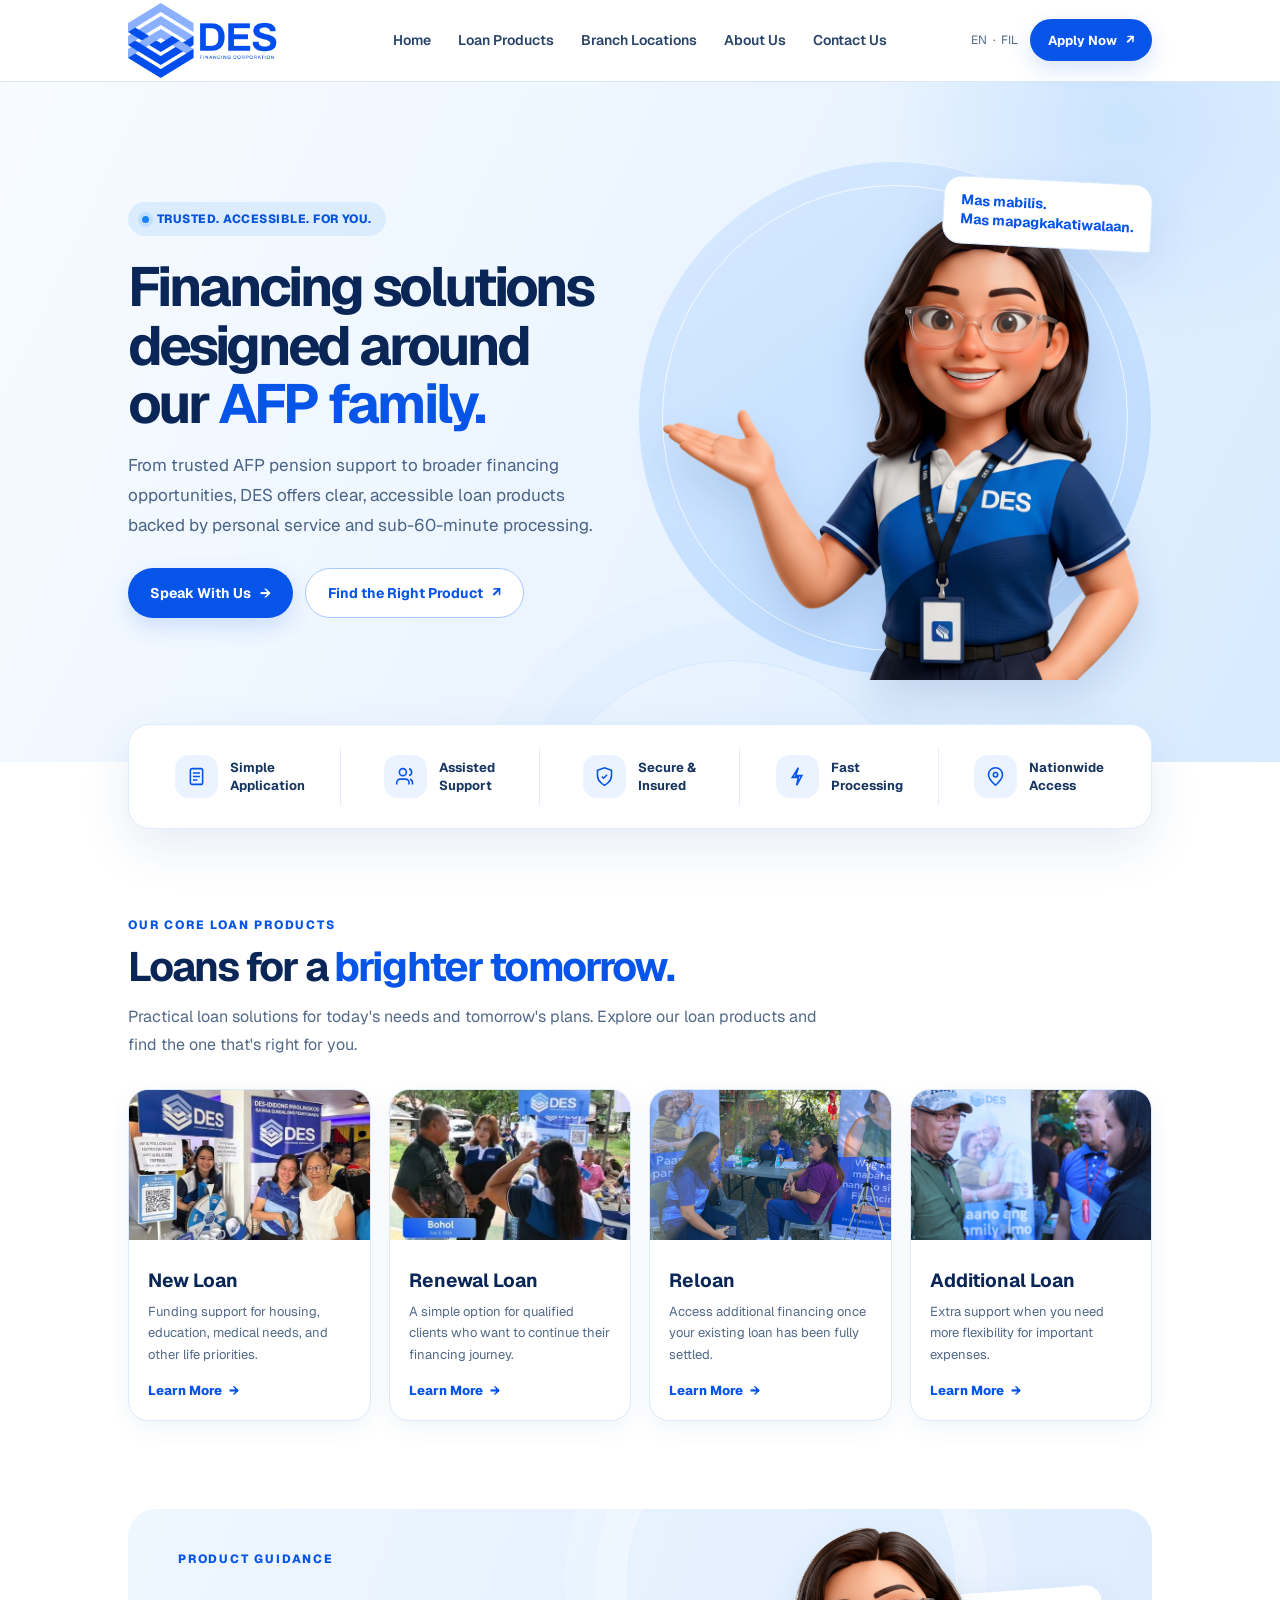
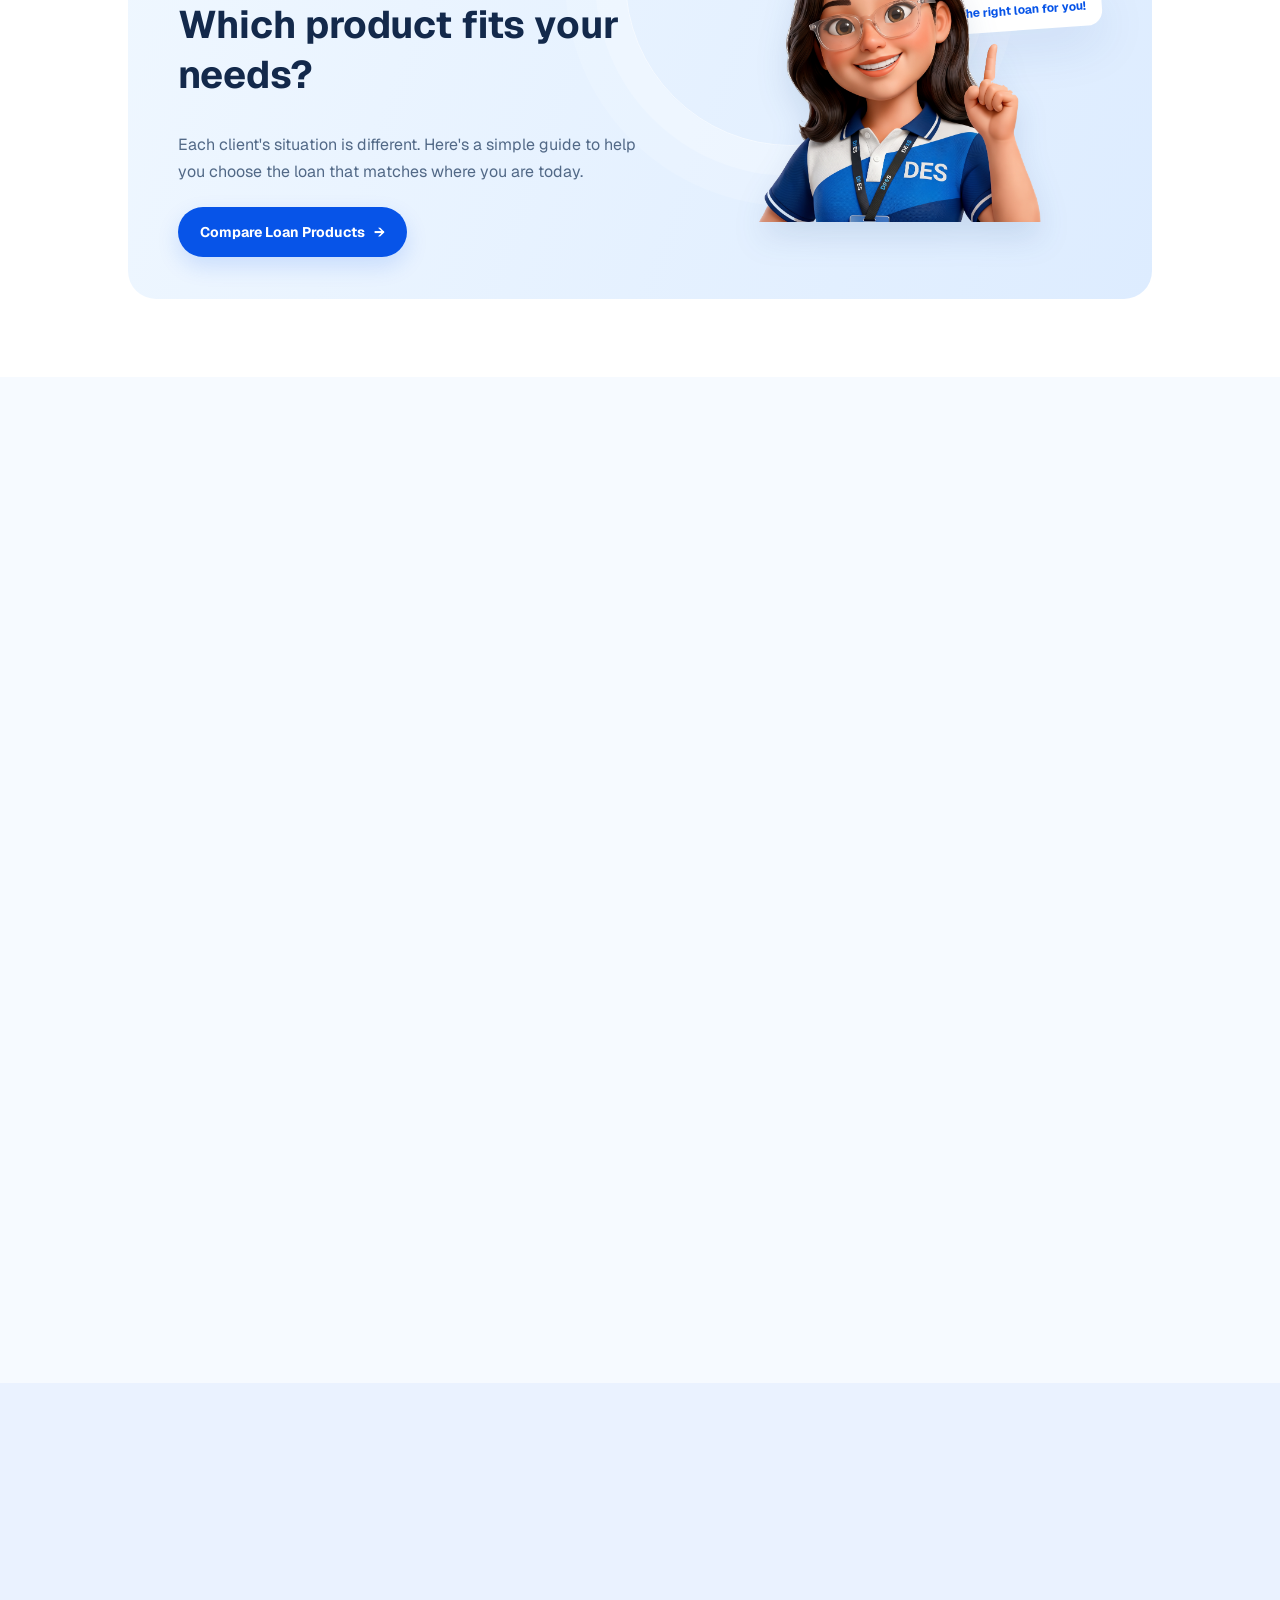
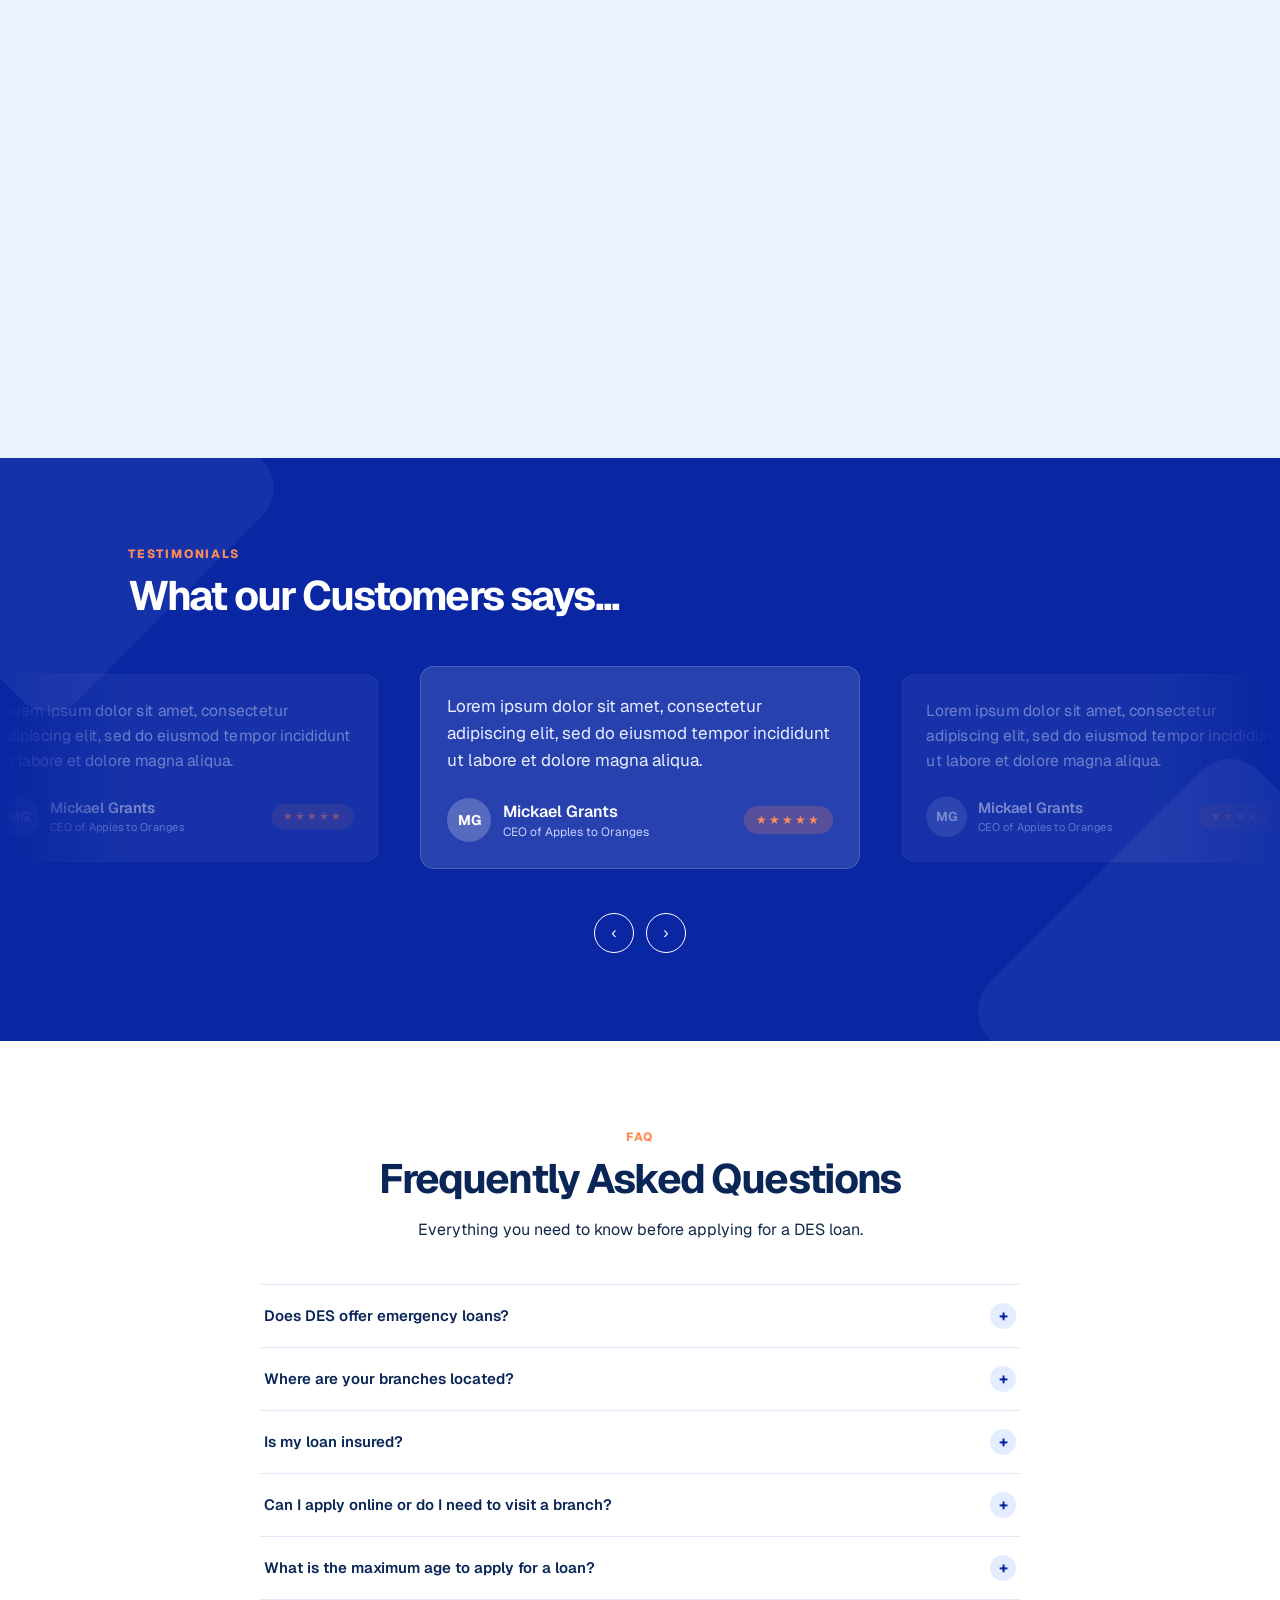
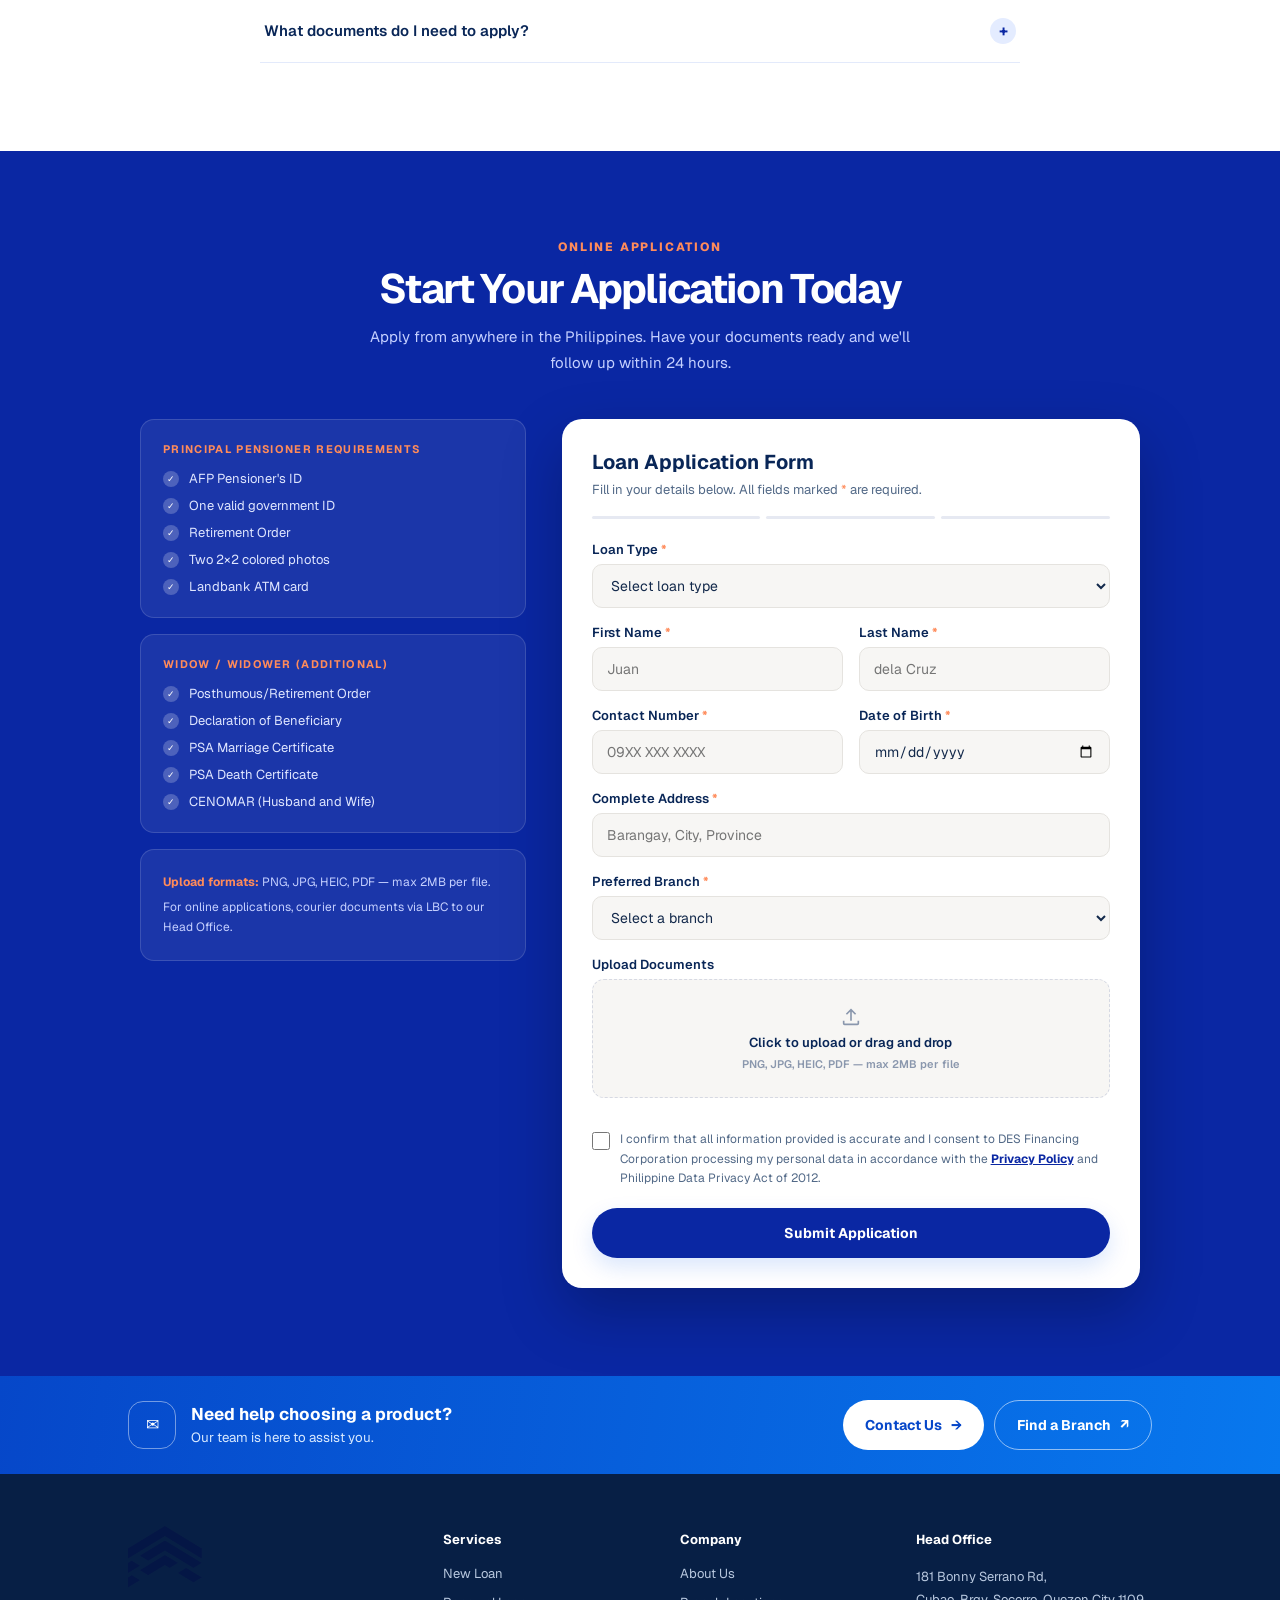
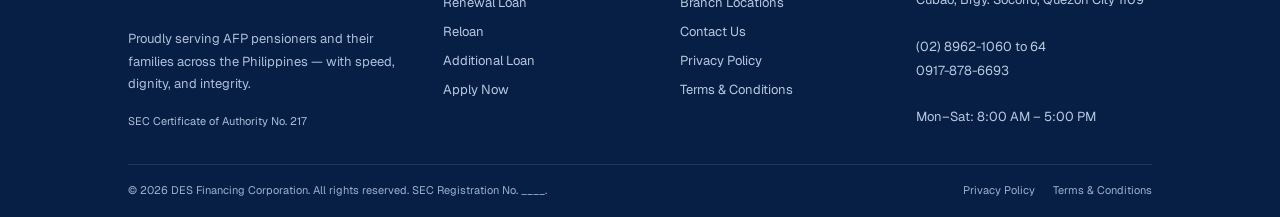
<file: index.html>
<!doctype html>
<html lang="en">

<head>
  <meta charset="utf-8">
  <meta name="viewport" content="width=device-width, initial-scale=1">
  <meta name="theme-color" content="#0647d9">
  <title>DES Financing Corporation | Financing Made More Accessible</title>

  <!-- Fonts -->
  <link rel="preconnect" href="https://fonts.googleapis.com">
  <link rel="preconnect" href="https://fonts.gstatic.com" crossorigin>
  <link href="https://fonts.googleapis.com/css2?family=Geist:wght@400;500;600;700;800&family=Poppins:wght@400;500;600;700;800&display=swap" rel="stylesheet">

  <style>
    /* ==========================================================================
       1. TOKENS & RESET
       ========================================================================== */
    :root {
      --blue: #0754e8;
      --blue2: #2e8cff;
      --navy: #092657;
      --ink: #13294b;
      --muted: #526987;
      --pale: #edf5ff;
      --line: #dce9fb;
      --white: #fff;
      --royal: #0a27a3;
      --orange: #ff8b5a;
      --radius: 24px;
      --shadow: 0 18px 50px rgba(15, 70, 150, .10);

      /* Page content width (80% of the viewport on desktop) */
      --page-width: 80%;
    }

    * {
      box-sizing: border-box;
    }

    html {
      scroll-behavior: smooth;
      scroll-padding-top: 90px;
    }

    body {
      margin: 0;
      font-family: 'Geist', 'Poppins', sans-serif;
      color: var(--ink);
      background: #fff;
    }

    a {
      color: inherit;
      text-decoration: none;
    }

    a,
    button {
      -webkit-tap-highlight-color: transparent;
    }

    a:focus-visible,
    button:focus-visible {
      outline: 3px solid #ffbf47;
      outline-offset: 4px;
    }

    .container {
      width: var(--page-width);
      margin: auto;
    }

    .accent {
      color: var(--blue);
    }


    /* ==========================================================================
       2. BUTTONS
       ========================================================================== */
    .btn {
      display: inline-flex;
      align-items: center;
      justify-content: center;
      gap: 9px;
      min-height: 50px;
      padding: 0 22px;
      border: 0;
      border-radius: 999px;
      background: var(--blue);
      color: white;
      font-family: inherit;
      font-size: 14px;
      font-weight: 700;
      box-shadow: 0 9px 22px #0754e826;
      cursor: pointer;
      transition: transform .2s, box-shadow .2s, background .2s;
    }

    .btn:hover {
      transform: translateY(-2px);
      box-shadow: 0 13px 26px #0754e83b;
      background: #003fbd;
    }

    .btn.outline {
      background: white;
      color: var(--blue);
      border: 1px solid #a9c8ff;
      box-shadow: none;
    }

    .btn.small {
      min-height: 42px;
      padding: 0 18px;
      font-size: 13px;
    }

    .text-link {
      display: inline-flex;
      align-items: center;
      gap: 7px;
      color: var(--blue);
      font-size: 13px;
      font-weight: 800;
    }

    .text-link span {
      transition: transform .2s;
    }

    .text-link:hover span {
      transform: translateX(4px);
    }


    /* ==========================================================================
       3. HEADER / NAVIGATION
       ========================================================================== */
    .topbar {
      position: sticky;
      top: 0;
      z-index: 20;
      display: flex;
      align-items: center;
      height: 82px;
      background: rgba(255, 255, 255, .94);
      border-bottom: 1px solid rgba(210, 226, 247, .8);
      backdrop-filter: blur(16px);
    }

    .topbar .container {
      display: flex;
      align-items: center;
      justify-content: space-between;
      gap: 18px;
    }

    .brand {
      display: flex;
      align-items: center;
      gap: 10px;
      min-width: 180px;
    }

    .brand img {
      display: block;
      width: 150px;
      height: auto;
      mix-blend-mode: multiply;
    }

    .nav {
      display: flex;
      align-items: center;
      gap: 27px;
      font-size: 14px;
      font-weight: 600;
      color: #294468;
    }

    .nav a {
      padding: 12px 0;
      transition: color .2s;
    }

    .nav a:hover {
      color: var(--blue);
    }

    .nav-actions {
      display: flex;
      align-items: center;
      gap: 12px;
    }

    .lang {
      font-size: 12px;
      color: var(--muted);
      white-space: nowrap;
    }

    .menu-toggle {
      display: none;
      padding: 10px;
      border: 0;
      border-radius: 12px;
      background: #edf4ff;
      color: var(--navy);
    }


    /* ==========================================================================
       4. HERO
       ========================================================================== */
    .hero {
      position: relative;
      display: flex;
      align-items: center;
      min-height: 530px;
      overflow: hidden;
      background: linear-gradient(115deg, #f7fbff 0%, #eaf4ff 56%, #d7eaff 100%);
    }

    .hero::before,
    .hero::after {
      content: "";
      position: absolute;
      border-radius: 50%;
      pointer-events: none;
    }

    .hero::before {
      top: -220px;
      right: -100px;
      width: 520px;
      height: 520px;
      background: radial-gradient(circle, #b7d8ff88, transparent 68%);
    }

    .hero::after {
      right: 28%;
      bottom: -280px;
      width: 380px;
      height: 380px;
      border: 1px solid #b7d8ff66;
      box-shadow: 0 0 0 38px #d9eaff55, 0 0 0 76px #d9eaff33;
    }

    .hero-grid {
      position: relative;
      z-index: 1;
      display: grid;
      grid-template-columns: 1fr 1.05fr;
      align-items: center;
      gap: 20px;
      padding: 58px 0 82px;
    }

    .eyebrow {
      display: inline-flex;
      align-items: center;
      gap: 8px;
      padding: 9px 14px;
      border-radius: 999px;
      background: #dcecff;
      color: #0754d8;
      font-size: 12px;
      font-weight: 800;
      letter-spacing: .04em;
      text-transform: uppercase;
    }

    .eyebrow .dot {
      width: 7px;
      height: 7px;
      border-radius: 50%;
      background: #1684ff;
      box-shadow: 0 0 0 4px #1684ff1f;
    }

    .hero h1 {
      max-width: 620px;
      margin: 22px 0 18px;
      font-size: clamp(38px, 4.3vw, 60px);
      line-height: 1.06;
      letter-spacing: -.055em;
      color: var(--navy);
    }

    .hero h1 span {
      color: var(--blue);
    }

    .hero p {
      max-width: 555px;
      margin: 0 0 27px;
      font-size: 17px;
      line-height: 1.75;
      color: #496386;
    }

    .hero-cta {
      display: flex;
      flex-wrap: wrap;
      gap: 12px;
    }

    /* Hero model (modelV1.png) */
    .hero-art {
      position: relative;
      display: flex;
      align-items: flex-end;
      justify-content: center;
      min-height: 540px;
    }

    .hero-halo {
      position: absolute;
      bottom: 5px;
      width: min(100%, 520px);
      aspect-ratio: 1;
      border-radius: 50%;
      background: linear-gradient(145deg, #d8eaff, #b8d8ff);
      box-shadow: inset 0 0 0 1px #fff9;
    }

    .hero-halo::after {
      content: "";
      position: absolute;
      inset: 24px;
      border-radius: 50%;
      border: 1px solid #ffffffbd;
    }

    .mascot {
      position: relative;
      z-index: 2;
      width: auto;
      max-width: 100%;
      max-height: 620px;
      object-fit: contain;
      filter: drop-shadow(0 20px 20px #103b7524);
    }

    .speech {
      position: absolute;
      z-index: 3;
      right: 0;
      top: 40px;
      padding: 14px 17px;
      border: 1px solid #d8e9ff;
      border-radius: 18px 18px 4px 18px;
      background: white;
      color: var(--blue);
      font-size: 14px;
      font-weight: 700;
      line-height: 1.35;
      box-shadow: var(--shadow);
      transform: rotate(3deg);
    }


    /* ==========================================================================
       5. FEATURE STRIP
       ========================================================================== */
    .feature-wrap {
      position: relative;
      z-index: 4;
      margin-top: -38px;
    }

    .features {
      display: grid;
      grid-template-columns: repeat(5, 1fr);
      padding: 22px 12px;
      border: 1px solid #e0ecfc;
      border-radius: 22px;
      background: #fff;
      box-shadow: var(--shadow);
    }

    .feature {
      display: flex;
      align-items: center;
      justify-content: center;
      gap: 12px;
      padding: 8px 13px;
      border-right: 1px solid #e3edfb;
    }

    .feature:last-child {
      border: 0;
    }

    .feature strong {
      font-size: 13px;
      line-height: 1.35;
      color: #18365f;
    }

    .feature-icon {
      display: grid;
      place-items: center;
      flex: 0 0 43px;
      width: 43px;
      height: 43px;
      border-radius: 14px;
      background: #eaf3ff;
      color: var(--blue);
    }

    .feature-icon svg {
      width: 21px;
      height: 21px;
    }


    /* ==========================================================================
       6. SHARED SECTION STYLES
       ========================================================================== */
    .section {
      padding: 88px 0;
    }

    .section-head {
      max-width: 690px;
      margin-bottom: 30px;
    }

    .section h2 {
      margin: 0 0 12px;
      font-size: clamp(29px, 3.2vw, 43px);
      line-height: 1.14;
      letter-spacing: -.045em;
      color: var(--navy);
    }

    .section-head p,
    .copy p {
      margin: 0;
      font-size: 16px;
      line-height: 1.75;
      color: var(--muted);
    }

    .kicker {
      margin-bottom: 11px;
      font-size: 12px;
      font-weight: 800;
      letter-spacing: .15em;
      text-transform: uppercase;
      color: var(--blue);
    }


    /* ==========================================================================
       7. LOAN PRODUCTS
       ========================================================================== */
    .loan-grid {
      display: grid;
      grid-template-columns: repeat(4, 1fr);
      gap: 18px;
    }

    .loan-card {
      overflow: hidden;
      border: 1px solid var(--line);
      border-radius: 20px;
      background: white;
      box-shadow: 0 7px 22px #0a4b9710;
      transition: transform .25s, box-shadow .25s;
    }

    .loan-card:hover {
      transform: translateY(-7px);
      box-shadow: 0 20px 42px #0a4b971c;
    }

    .loan-img {
      position: relative;
      height: 150px;
      overflow: hidden;
      background: #eaf3ff;
    }

    .loan-img img {
      width: 100%;
      height: 100%;
      object-fit: cover;
      transition: transform .5s;
    }

    .loan-card:hover .loan-img img {
      transform: scale(1.06);
    }

    .loan-symbol {
      position: absolute;
      left: 18px;
      bottom: -18px;
      display: grid;
      place-items: center;
      width: 43px;
      height: 43px;
      border: 3px solid white;
      border-radius: 14px;
      background: var(--blue);
      color: white;
    }

    .loan-body {
      padding: 28px 19px 20px;
    }

    .loan-body h3 {
      margin: 0 0 8px;
      font-size: 19px;
      color: var(--navy);
    }

    .loan-body p {
      min-height: 64px;
      margin: 0 0 14px;
      font-size: 13px;
      line-height: 1.65;
      color: var(--muted);
    }


    /* ==========================================================================
       8. PRODUCT GUIDANCE (modelV2.png)
       ========================================================================== */
    .guidance {
      padding: 0 0 78px;
    }

    .guidance-card {
      position: relative;
      display: grid;
      grid-template-columns: 1fr .8fr;
      align-items: center;
      min-height: 300px;
      padding: 42px 50px;
      overflow: hidden;
      border-radius: 28px;
      background: linear-gradient(110deg, #eff7ff, #ddecff);
    }

    .guidance-card::after {
      content: "";
      position: absolute;
      top: -95px;
      right: 19%;
      width: 330px;
      height: 330px;
      border: 1px solid #fff9;
      border-radius: 50%;
      box-shadow: 0 0 0 30px #fff3, 0 0 0 60px #fff2;
    }

    .guidance-copy {
      position: relative;
      z-index: 2;
      max-width: 470px;
    }

    .guidance-copy h2 {
      font-size: clamp(28px, 3vw, 39px);
    }

    .guidance-copy p {
      margin: 0 0 22px;
      line-height: 1.7;
      color: var(--muted);
    }

    .guide-visual {
      position: relative;
      z-index: 1;
      display: flex;
      align-items: flex-end;
      justify-content: center;
      height: 235px;
    }

    .guide-visual img {
      height: 300px;
      max-width: 100%;
      object-fit: contain;
      object-position: bottom;
      filter: drop-shadow(0 15px 15px #16477c20);
    }

    .mini-bubble {
      position: absolute;
      top: 5px;
      right: 0;
      padding: 12px 16px;
      border-radius: 15px;
      background: #fff;
      color: var(--blue);
      font-size: 12px;
      font-weight: 700;
      box-shadow: var(--shadow);
      transform: rotate(-4deg);
    }


    /* ==========================================================================
       9. CONVENIENCE & SUPPORT (ope.png)
       ========================================================================== */
    .support {
      background: #f6faff;
    }

    .support-grid {
      display: grid;
      grid-template-columns: 1fr 1fr;
      align-items: center;
      gap: 56px;
    }

    .support-points {
      margin-top: 28px;
      display: grid;
      grid-template-columns: repeat(2, 1fr);
      gap: 13px;
    }

    .support-item {
      display: flex;
      align-items: center;
      gap: 13px;
      min-height: 90px;
      padding: 20px;
      border: 1px solid #e2edfc;
      border-radius: 18px;
      background: white;
    }

    .support-item .feature-icon {
      width: 46px;
      height: 46px;
    }

    .support-item strong {
      font-size: 14px;
      line-height: 1.4;
    }

    /* Real photo (ope.png) */
    .support-photo img {
      display: block;
      width: 100%;
      height: auto;
      max-height: 440px;
      object-fit: cover;
      border-radius: 24px;
      box-shadow: var(--shadow);
    }


    /* ==========================================================================
       10. GROWING WITH MORE FILIPINOS
       ========================================================================== */
    .nation-card {
      display: grid;
      grid-template-columns: 1fr .75fr 1fr;
      align-items: center;
      gap: 25px;
      margin-top: 76px;
      padding: 38px;
      overflow: hidden;
      border: 1px solid #e1edfc;
      border-radius: 28px;
      background: linear-gradient(115deg, #f0f7ff, #fff 60%, #e5f1ff);
    }

    .nation-card h2 {
      font-size: 30px;
    }

    .nation-card p {
      font-size: 14px;
      line-height: 1.75;
      color: var(--muted);
    }

    .philippines {
      position: relative;
      text-align: center;
      font-size: 90px;
      line-height: 1;
      color: #78aef8;
      opacity: .6;
    }

    .philippines span {
      display: block;
      margin-top: 10px;
      font-size: 12px;
      font-weight: 800;
      letter-spacing: .08em;
      text-transform: uppercase;
      color: #3667b7;
    }

    .audience-list {
      display: grid;
      gap: 10px;
    }

    .audience {
      display: flex;
      align-items: center;
      gap: 12px;
      padding: 13px 15px;
      border: 1px solid #e0ecfb;
      border-radius: 14px;
      background: #ffffffc9;
      font-size: 14px;
      font-weight: 700;
    }

    .audience b {
      display: grid;
      place-items: center;
      width: 34px;
      height: 34px;
      border-radius: 11px;
      background: #eaf3ff;
      color: var(--blue);
    }


    /* ==========================================================================
       11. APPLICATION PROCESS
       ========================================================================== */
    .kicker.orange {
      color: var(--orange);
    }

    .process {
      background: #eaf2ff;
    }

    .process .section-head {
      max-width: 520px;
      margin-bottom: 44px;
    }

    .steps {
      display: grid;
      grid-template-columns: repeat(4, 1fr);
      margin: 0;
      padding: 0;
      list-style: none;
    }

    .step {
      position: relative;
      padding-right: 28px;
    }

    /* Connector line between the numbered circles */
    .step:not(:last-child)::before {
      content: "";
      position: absolute;
      top: 14px;
      left: 28px;
      right: 0;
      height: 1px;
      background: var(--royal);
    }

    .step-num {
      position: relative;
      z-index: 1;
      display: grid;
      place-items: center;
      width: 28px;
      height: 28px;
      margin-bottom: 26px;
      border-radius: 50%;
      background: var(--royal);
      color: #fff;
      font-size: 12px;
      font-weight: 700;
    }

    .step h3 {
      margin: 0 0 8px;
      font-size: 15px;
      color: var(--navy);
    }

    .step p {
      margin: 0;
      font-size: 14px;
      line-height: 1.7;
      color: var(--muted);
    }

    .process-cta {
      display: flex;
      justify-content: flex-end;
      margin-top: 40px;
    }

    .btn.royal {
      background: var(--royal);
    }

    .btn.royal:hover {
      background: #061a78;
    }


    /* ==========================================================================
       12. TESTIMONIALS
       ========================================================================== */
    .testimonials {
      position: relative;
      overflow: hidden;
      background: var(--royal);
      color: #fff;
    }

    /* Soft decorative shapes */
    .testimonials::before,
    .testimonials::after {
      content: "";
      position: absolute;
      border-radius: 40px;
      background: rgba(255, 255, 255, .05);
      transform: rotate(45deg);
      pointer-events: none;
    }

    .testimonials::before {
      top: -140px;
      left: -120px;
      width: 340px;
      height: 340px;
    }

    .testimonials::after {
      right: -140px;
      bottom: -160px;
      width: 380px;
      height: 380px;
    }

    .testimonials .container {
      position: relative;
      z-index: 1;
    }

    .testimonials h2 {
      color: #fff;
    }

    .t-viewport {
      position: relative;
      z-index: 1;
      margin-top: 46px;
      overflow: hidden;
      -webkit-mask-image: linear-gradient(90deg, transparent, #000 10%, #000 90%, transparent);
      mask-image: linear-gradient(90deg, transparent, #000 10%, #000 90%, transparent);
    }

    .t-track {
      position: relative;
      display: flex;
      gap: 24px;
      transition: transform .5s ease;
    }

    .t-card {
      flex: 0 0 min(440px, 78vw);
      padding: 26px;
      border: 1px solid rgba(255, 255, 255, .16);
      border-radius: 14px;
      background: rgba(255, 255, 255, .12);
      opacity: .45;
      transform: scale(.92);
      transition: opacity .5s ease, transform .5s ease;
    }

    .t-card.is-active {
      opacity: 1;
      transform: scale(1);
    }

    .t-card p {
      margin: 0 0 24px;
      font-size: 17px;
      line-height: 1.6;
      color: #e9eeff;
    }

    .t-foot {
      display: flex;
      align-items: center;
      justify-content: space-between;
      gap: 14px;
    }

    .t-author {
      display: flex;
      align-items: center;
      gap: 12px;
    }

    .t-avatar {
      display: grid;
      place-items: center;
      flex: 0 0 44px;
      width: 44px;
      height: 44px;
      border-radius: 50%;
      background: rgba(255, 255, 255, .22);
      font-size: 14px;
      font-weight: 700;
    }

    .t-author strong {
      display: block;
      font-size: 16px;
      font-weight: 600;
    }

    .t-author small {
      display: block;
      margin-top: 2px;
      font-size: 12px;
      color: #c5d0ff;
    }

    .t-stars {
      padding: 6px 12px;
      border-radius: 999px;
      background: rgba(255, 139, 90, .22);
      color: var(--orange);
      font-size: 12px;
      letter-spacing: 2px;
      white-space: nowrap;
    }

    .t-controls {
      position: relative;
      z-index: 1;
      display: flex;
      justify-content: center;
      gap: 12px;
      margin-top: 44px;
    }

    .t-btn {
      display: grid;
      place-items: center;
      width: 40px;
      height: 40px;
      border: 1px solid #fff;
      border-radius: 50%;
      background: transparent;
      color: #fff;
      font-size: 16px;
      cursor: pointer;
      transition: background .2s;
    }

    .t-btn:hover {
      background: rgba(255, 255, 255, .16);
    }


    /* ==========================================================================
       13. FAQ
       ========================================================================== */
    .faq-head {
      max-width: 620px;
      margin: 0 auto 44px;
      text-align: center;
    }

    .faq-list {
      max-width: 760px;
      margin: 0 auto;
      border-top: 1px solid #e3eafb;
    }

    .faq-item {
      border-bottom: 1px solid #e3eafb;
    }

    .faq-item summary {
      display: flex;
      align-items: center;
      justify-content: space-between;
      gap: 20px;
      padding: 18px 4px;
      font-size: 15px;
      font-weight: 600;
      color: var(--navy);
      list-style: none;
      cursor: pointer;
    }

    .faq-item summary::-webkit-details-marker {
      display: none;
    }

    .faq-item summary::after {
      content: "+";
      display: grid;
      place-items: center;
      flex: 0 0 26px;
      width: 26px;
      height: 26px;
      border-radius: 50%;
      background: #e4ecff;
      color: var(--royal);
      font-size: 16px;
      font-weight: 700;
      line-height: 1;
    }

    .faq-item[open] summary::after {
      content: "\2212";
    }

    .faq-item p {
      margin: 0;
      padding: 0 48px 20px 4px;
      font-size: 14px;
      line-height: 1.75;
      color: var(--muted);
    }

    .faq-item p a {
      color: var(--blue);
      font-weight: 700;
    }


    /* ==========================================================================
       14. ONLINE APPLICATION
       ========================================================================== */
    .apply {
      background: var(--royal);
      color: #fff;
    }

    .apply-head {
      max-width: 560px;
      margin: 0 auto 44px;
      text-align: center;
    }

    .apply-head h2 {
      color: #fff;
    }

    .apply-head p {
      margin: 0;
      font-size: 15px;
      line-height: 1.7;
      color: #c5d0ff;
    }

    .apply-grid {
      display: grid;
      grid-template-columns: .8fr 1.2fr;
      align-items: start;
      gap: 36px;
      max-width: 1000px;
      margin: 0 auto;
    }

    /* Requirements (left column) */
    .req-card {
      margin-bottom: 16px;
      padding: 22px;
      border: 1px solid rgba(255, 255, 255, .14);
      border-radius: 14px;
      background: rgba(255, 255, 255, .07);
    }

    .req-card h3 {
      margin: 0 0 14px;
      font-size: 11px;
      letter-spacing: .12em;
      text-transform: uppercase;
      color: var(--orange);
    }

    .req-card ul {
      display: grid;
      gap: 10px;
      margin: 0;
      padding: 0;
      list-style: none;
    }

    .req-card li {
      display: flex;
      align-items: center;
      gap: 10px;
      font-size: 13px;
      color: #dfe6ff;
    }

    .req-card li::before {
      content: "\2713";
      display: grid;
      place-items: center;
      flex: 0 0 16px;
      height: 16px;
      border-radius: 50%;
      background: rgba(255, 255, 255, .22);
      font-size: 9px;
      color: #fff;
    }

    .req-note p {
      margin: 0;
      font-size: 12px;
      line-height: 1.7;
      color: #c5d0ff;
    }

    .req-note p + p {
      margin-top: 4px;
    }

    .req-note strong {
      color: var(--orange);
    }

    /* Form card (right column) */
    .form-card {
      padding: 30px;
      border-radius: 20px;
      background: #fff;
      color: var(--ink);
      box-shadow: 0 24px 60px rgba(0, 0, 0, .25);
    }

    .form-card h3 {
      margin: 0 0 6px;
      font-size: 20px;
      color: var(--navy);
    }

    .form-sub {
      margin: 0 0 18px;
      font-size: 13px;
      color: var(--muted);
    }

    .req {
      color: var(--orange);
    }

    .form-progress {
      display: grid;
      grid-template-columns: repeat(3, 1fr);
      gap: 6px;
      margin-bottom: 22px;
    }

    .form-progress span {
      height: 3px;
      border-radius: 2px;
      background: #e6e9f2;
      transition: background .3s;
    }

    .form-progress span.done {
      background: var(--orange);
    }

    .field {
      display: grid;
      gap: 6px;
      margin-bottom: 16px;
    }

    .field > label,
    .field > .label {
      font-size: 13px;
      font-weight: 600;
      color: var(--navy);
    }

    .field input[type="text"],
    .field input[type="tel"],
    .field input[type="date"],
    .field select {
      width: 100%;
      height: 44px;
      padding: 0 14px;
      border: 1px solid #e5e3df;
      border-radius: 10px;
      background: #f7f6f4;
      font-family: inherit;
      font-size: 14px;
      color: var(--ink);
    }

    .field input:focus,
    .field select:focus {
      outline: 2px solid var(--blue);
      outline-offset: 1px;
      background: #fff;
    }

    .field-row {
      display: grid;
      grid-template-columns: 1fr 1fr;
      gap: 16px;
    }

    .field-error {
      display: none;
      font-size: 12px;
      color: #d12f36;
    }

    .field.invalid input,
    .field.invalid select {
      border-color: #d12f36;
    }

    .field.invalid .field-error {
      display: block;
    }

    /* Upload */
    .dropzone {
      display: grid;
      justify-items: center;
      gap: 6px;
      padding: 26px 16px;
      border: 1.5px dashed #d6d9e3;
      border-radius: 12px;
      background: #f7f6f4;
      text-align: center;
      font-size: 13px;
      color: var(--muted);
      cursor: pointer;
      transition: border-color .2s, background .2s;
    }

    .dropzone:hover,
    .dropzone.dragover {
      border-color: var(--blue);
      background: #eef4ff;
    }

    .dropzone:focus-within {
      outline: 2px solid var(--blue);
      outline-offset: 2px;
    }

    .dropzone small {
      font-size: 11px;
      color: #8a97ad;
    }

    .dropzone svg {
      width: 22px;
      height: 22px;
      color: #8a97ad;
    }

    .sr-only {
      position: absolute;
      width: 1px;
      height: 1px;
      overflow: hidden;
      clip: rect(0 0 0 0);
      white-space: nowrap;
    }

    .file-list {
      display: grid;
      gap: 6px;
      margin: 10px 0 0;
      padding: 0;
      list-style: none;
    }

    .file-list li {
      display: flex;
      align-items: center;
      justify-content: space-between;
      gap: 10px;
      padding: 8px 12px;
      border-radius: 8px;
      background: #eef4ff;
      font-size: 12px;
      color: var(--navy);
    }

    .file-list button {
      border: 0;
      background: none;
      font-size: 12px;
      font-weight: 700;
      color: #d12f36;
      cursor: pointer;
    }

    /* Consent & submit */
    .consent {
      display: flex;
      align-items: flex-start;
      gap: 10px;
      margin: 6px 0 20px;
      font-size: 12px;
      line-height: 1.6;
      color: var(--muted);
    }

    .consent input {
      flex: 0 0 18px;
      width: 18px;
      height: 18px;
      margin: 2px 0 0;
      accent-color: var(--royal);
    }

    .consent a {
      font-weight: 700;
      text-decoration: underline;
      color: var(--royal);
    }

    .consent-wrap.invalid .field-error {
      display: block;
      margin: -12px 0 14px 28px;
    }

    .btn.block {
      width: 100%;
    }

    .form-success {
      display: none;
      padding: 40px 10px;
      text-align: center;
    }

    .form-success h3 {
      margin-bottom: 10px;
    }

    .form-success p {
      margin: 0;
      font-size: 14px;
      line-height: 1.7;
      color: var(--muted);
    }

    .form-card.is-sent form {
      display: none;
    }

    .form-card.is-sent .form-success {
      display: block;
    }


    /* ==========================================================================
       15. HELP BAND
       ========================================================================== */
    .help-band {
      padding: 24px 0;
      background: linear-gradient(100deg, #0647c9, #0878ee);
      color: white;
    }

    .help-row {
      display: flex;
      align-items: center;
      justify-content: space-between;
      gap: 24px;
    }

    .help-title {
      display: flex;
      align-items: center;
      gap: 15px;
    }

    .help-title strong {
      display: block;
      font-size: 17px;
    }

    .help-title small {
      display: block;
      margin-top: 4px;
      color: #d9eaff;
    }

    .help-icon {
      display: grid;
      place-items: center;
      width: 48px;
      height: 48px;
      border: 1px solid #ffffff70;
      border-radius: 15px;
    }

    .help-actions {
      display: flex;
      flex-wrap: wrap;
      gap: 10px;
    }

    .help-band .btn {
      background: white;
      color: #0647c9;
      box-shadow: none;
    }

    .help-band .btn.outline {
      background: transparent;
      color: white;
      border-color: #ffffff8c;
    }


    /* ==========================================================================
       16. FOOTER
       ========================================================================== */
    .footer {
      padding: 52px 0 20px;
      background: #071f45;
      color: #d9e6fa;
    }

    .footer-grid {
      display: grid;
      grid-template-columns: 1.4fr 1fr 1fr 1.2fr;
      gap: 40px;
    }

    .footer .brand img {
      width: 170px;
      border-radius: 5px;
      background: white;
    }

    .footer-about p {
      max-width: 280px;
      margin: 18px 0;
      font-size: 13px;
      line-height: 1.75;
      color: #aebfda;
    }

    .sec-note {
      font-size: 11px;
      color: #aebfda;
    }

    .footer h4 {
      margin: 5px 0 17px;
      font-size: 13px;
      color: #fff;
    }

    .footer-links {
      display: grid;
      gap: 12px;
      font-size: 13px;
      color: #b8c8df;
    }

    .footer-links a:hover {
      color: white;
    }

    .footer address {
      font-style: normal;
      font-size: 13px;
      line-height: 1.8;
      color: #b8c8df;
    }

    .footer-bottom {
      display: flex;
      justify-content: space-between;
      gap: 15px;
      margin-top: 35px;
      padding-top: 18px;
      border-top: 1px solid #ffffff1c;
      font-size: 11px;
      color: #9eb1ce;
    }

    .footer-bottom a {
      margin-left: 15px;
    }


    /* ==========================================================================
       17. SCROLL REVEAL
       ========================================================================== */
    .reveal {
      opacity: 0;
      transform: translateY(22px);
      transition: opacity .7s ease, transform .7s ease;
    }

    .reveal.visible {
      opacity: 1;
      transform: translateY(0);
    }

    @media (prefers-reduced-motion: reduce) {

      *,
      *::before,
      *::after {
        scroll-behavior: auto !important;
        animation: none !important;
        transition: none !important;
      }

      .reveal {
        opacity: 1;
        transform: none;
      }
    }


    /* ==========================================================================
       18. RESPONSIVE
       ========================================================================== */

    /* ---- Tablet (<= 1000px) ---- */
    @media (max-width: 1000px) {
      :root {
        --page-width: 90%;
      }

      .nav {
        gap: 14px;
      }

      .nav a {
        font-size: 12px;
      }

      .brand {
        min-width: 150px;
      }

      .brand img {
        width: 135px;
      }

      .hero-grid {
        grid-template-columns: 1fr .9fr;
      }

      .hero-art {
        min-height: 420px;
      }

      .mascot {
        max-height: 470px;
      }

      .feature {
        flex-direction: column;
        gap: 7px;
        text-align: center;
      }

      .loan-grid {
        grid-template-columns: repeat(2, 1fr);
      }

      .support-grid {
        gap: 30px;
      }

      .nation-card {
        grid-template-columns: 1fr .6fr 1fr;
        padding: 28px;
      }

      .footer-grid {
        gap: 25px;
      }

      .steps {
        grid-template-columns: repeat(2, 1fr);
        gap: 34px 24px;
      }

      .step:not(:last-child)::before {
        display: none;
      }

      .apply-grid {
        gap: 24px;
      }
    }

    /* ---- Mobile (<= 760px) ---- */
    @media (max-width: 760px) {
      :root {
        --page-width: calc(100% - 30px);
      }

      .section h2 {
        font-size: 32px;
      }

      /* Header */
      .topbar {
        height: 72px;
      }

      .brand img {
        width: 125px;
      }

      .menu-toggle {
        display: inline-flex;
      }

      .nav {
        display: none;
        position: absolute;
        top: 70px;
        left: 15px;
        right: 15px;
        flex-direction: column;
        align-items: stretch;
        gap: 0;
        padding: 15px;
        border: 1px solid var(--line);
        border-radius: 18px;
        background: white;
        box-shadow: var(--shadow);
      }

      .nav.open {
        display: flex;
      }

      .nav a {
        padding: 14px;
        font-size: 15px;
        border-bottom: 1px solid #edf3fc;
      }

      .nav a:last-child {
        border: 0;
      }

      .nav-actions .lang,
      .nav-actions > .btn {
        display: none;
      }

      /* Hero */
      .hero {
        min-height: 0;
      }

      .hero-grid {
        grid-template-columns: 1fr;
        gap: 0;
        padding: 45px 0 60px;
      }

      .hero h1 {
        margin-top: 17px;
        font-size: clamp(38px, 10vw, 53px);
      }

      .hero p {
        font-size: 15px;
      }

      .hero-art {
        min-height: 340px;
        margin-top: 15px;
      }

      .hero-halo {
        width: 340px;
      }

      .mascot {
        max-height: 400px;
      }

      .speech {
        top: 12px;
        right: 0;
        font-size: 12px;
      }

      /* Feature strip */
      .feature-wrap {
        margin-top: -22px;
      }

      .features {
        grid-template-columns: repeat(2, 1fr);
        gap: 0;
        padding: 12px;
      }

      .feature {
        flex-direction: row;
        justify-content: flex-start;
        padding: 13px 9px;
        border-right: 0;
        border-bottom: 1px solid #e3edfb;
        text-align: left;
      }

      .feature:last-child {
        grid-column: 1 / -1;
        justify-content: center;
        border-bottom: 0;
      }

      .feature strong {
        font-size: 12px;
      }

      .feature-icon {
        flex-basis: 38px;
        width: 38px;
        height: 38px;
      }

      /* Sections */
      .section {
        padding: 64px 0;
      }

      .section-head p,
      .copy p {
        font-size: 15px;
      }

      .loan-grid {
        gap: 12px;
      }

      .loan-img {
        height: 115px;
      }

      .loan-body {
        padding: 24px 13px 16px;
      }

      .loan-body h3 {
        font-size: 16px;
      }

      .loan-body p {
        min-height: 95px;
        font-size: 12px;
      }

      .guidance {
        padding-bottom: 55px;
      }

      .guidance-card {
        grid-template-columns: 1fr;
        gap: 8px;
        padding: 30px 24px 0;
      }

      .guidance-copy {
        padding-bottom: 10px;
      }

      .guide-visual {
        height: 210px;
      }

      .guide-visual img {
        height: 245px;
      }

      .mini-bubble {
        top: 12px;
        right: 0;
      }

      .support-grid {
        grid-template-columns: 1fr;
        gap: 28px;
      }

      .support-points {
        gap: 10px;
      }

      .support-item {
        flex-direction: column;
        align-items: flex-start;
        padding: 14px;
      }

      .support-item strong {
        font-size: 13px;
      }

      .nation-card {
        grid-template-columns: 1fr;
        gap: 16px;
        margin-top: 50px;
        padding: 25px;
      }

      .philippines {
        font-size: 62px;
      }

      .audience-list {
        grid-template-columns: 1fr;
      }

      /* Help band & footer */
      .help-row {
        flex-direction: column;
        align-items: flex-start;
      }

      .help-actions {
        width: 100%;
      }

      .help-actions .btn {
        flex: 1;
      }

      .footer-grid {
        grid-template-columns: repeat(2, 1fr);
        gap: 30px 20px;
      }

      .footer-about {
        grid-column: 1 / -1;
      }

      .footer-bottom {
        flex-direction: column;
      }

      .footer-bottom a {
        margin-left: 0;
        margin-right: 15px;
      }

      /* Process, testimonials, FAQ, application */
      .steps {
        grid-template-columns: 1fr;
      }

      .process-cta {
        justify-content: stretch;
      }

      .process-cta .btn {
        width: 100%;
      }

      .t-card p {
        font-size: 15px;
      }

      .t-foot {
        flex-wrap: wrap;
      }

      .faq-item p {
        padding-right: 4px;
      }

      .apply-grid {
        grid-template-columns: 1fr;
      }

      .form-card {
        padding: 22px;
      }

      .field-row {
        grid-template-columns: 1fr;
        gap: 0;
      }
    }

    /* ---- Small phones (<= 390px) ---- */
    @media (max-width: 390px) {
      .hero-cta .btn {
        width: 100%;
      }

      .loan-grid {
        grid-template-columns: 1fr;
      }

      .loan-img {
        height: 155px;
      }

      .loan-body p {
        min-height: 0;
      }

      .support-points {
        grid-template-columns: 1fr;
      }

      .support-item {
        flex-direction: row;
        align-items: center;
      }

      .nav-actions {
        gap: 6px;
      }

      .brand {
        min-width: 0;
      }

      .brand img {
        width: 115px;
      }
    }
  </style>
</head>

<body>

  <!-- =====================================================================
       HEADER
       ===================================================================== -->
  <header class="topbar">
    <div class="container">
      <a class="brand" href="#home" aria-label="DES Financing Corporation home">
        <img src="assets/des-logo.png" alt="DES Financing Corporation logo">
      </a>

      <nav class="nav" id="siteNav" aria-label="Main navigation">
        <a href="#home">Home</a>
        <a href="#products">Loan Products</a>
        <a href="https://desfinancing.ph/find-a-branch/" target="_blank" rel="noopener">Branch Locations</a>
        <a href="#about">About Us</a>
        <a href="#contact">Contact Us</a>
      </nav>

      <div class="nav-actions">
        <span class="lang">EN&nbsp; · &nbsp;FIL</span>
        <a class="btn small" href="#apply">Apply Now <span aria-hidden="true">↗</span></a>
        <button class="menu-toggle" id="menuToggle" aria-label="Open navigation" aria-expanded="false">☰</button>
      </div>
    </div>
  </header>

  <main>

    <!-- =====================================================================
         HERO  (model: modelV1.png)
         ===================================================================== -->
    <section class="hero" id="home">
      <div class="container hero-grid">

        <div class="hero-copy">
          <div class="eyebrow"><span class="dot"></span> Trusted. Accessible. For You.</div>
          <h1>Financing solutions designed around our <span>AFP family.</span></h1>
          <p>From trusted AFP pension support to broader financing opportunities, DES offers clear, accessible loan products backed by personal service and sub-60-minute processing.</p>

          <div class="hero-cta">
            <a class="btn" href="#contact">Speak With Us <span>→</span></a>
            <a class="btn outline" href="#products">Find the Right Product <span>↗</span></a>
          </div>
        </div>

        <div class="hero-art">
          <div class="hero-halo"></div>
          <div class="speech">Mas mabilis.<br>Mas mapagkakatiwalaan.</div>
          <img class="mascot" src="assets/modelV1.png" alt="DES virtual assistant mascot in a DES uniform">
        </div>
        

      </div>
    </section>


    <!-- =====================================================================
         FEATURE STRIP
         ===================================================================== -->
    <div class="container feature-wrap">
      <div class="features">

        <div class="feature">
          <span class="feature-icon">
            <svg viewBox="0 0 24 24" fill="none" stroke="currentColor" stroke-width="1.8">
              <rect x="5" y="3" width="14" height="18" rx="2" />
              <path d="M8 8h8M8 12h8M8 16h5" />
            </svg>
          </span>
          <strong>Simple<br>Application</strong>
        </div>

        <div class="feature">
          <span class="feature-icon">
            <svg viewBox="0 0 24 24" fill="none" stroke="currentColor" stroke-width="1.8">
              <path d="M16 21v-2a4 4 0 0 0-4-4H6a4 4 0 0 0-4 4v2M9 11a4 4 0 1 0 0-8 4 4 0 0 0 0 8ZM20 21v-2a4 4 0 0 0-3-3.87M16 3.13a4 4 0 0 1 0 7.75" />
            </svg>
          </span>
          <strong>Assisted<br>Support</strong>
        </div>

        <div class="feature">
          <span class="feature-icon">
            <svg viewBox="0 0 24 24" fill="none" stroke="currentColor" stroke-width="1.8">
              <path d="M12 22s8-4 8-11V5l-8-3-8 3v6c0 7 8 11 8 11Z" />
              <path d="m9 12 2 2 4-4" />
            </svg>
          </span>
          <strong>Secure &amp;<br>Insured</strong>
        </div>

        <div class="feature">
          <span class="feature-icon">
            <svg viewBox="0 0 24 24" fill="none" stroke="currentColor" stroke-width="1.8">
              <path d="m13 2-3 9h7l-6 11 2-9H6l7-11Z" />
            </svg>
          </span>
          <strong>Fast<br>Processing</strong>
        </div>

        <div class="feature">
          <span class="feature-icon">
            <svg viewBox="0 0 24 24" fill="none" stroke="currentColor" stroke-width="1.8">
              <path d="M20 10c0 5-8 12-8 12S4 15 4 10a8 8 0 1 1 16 0Z" />
              <circle cx="12" cy="10" r="2.5" />
            </svg>
          </span>
          <strong>Nationwide<br>Access</strong>
        </div>

      </div>
    </div>


    <!-- =====================================================================
         LOAN PRODUCTS
         ===================================================================== -->
    <section class="section" id="products">
      <div class="container">

        <div class="section-head reveal">
          <div class="kicker">Our core loan products</div>
          <h2>Loans for a <span class="accent">brighter tomorrow.</span></h2>
          <p>Practical loan solutions for today's needs and tomorrow's plans. Explore our loan products and find the one that's right for you.</p>
        </div>

        <div class="loan-grid">

          <article class="loan-card reveal">
            <div class="loan-img">
              <img src="assets/assisted-service.jpg" alt="DES team assisting clients" loading="lazy">
              <!-- <span class="loan-symbol">⌂</span> -->
            </div>
            <div class="loan-body">
              <h3>New Loan</h3>
              <p>Funding support for housing, education, medical needs, and other life priorities.</p>
              <a class="text-link" href="#contact">Learn More <span>→</span></a>
            </div>
          </article>

          <article class="loan-card reveal">
            <div class="loan-img">
              <img src="assets/community-service.jpg" alt="DES staff supporting a client" loading="lazy">
              <!-- <span class="loan-symbol">↻</span> -->
            </div>
            <div class="loan-body">
              <h3>Renewal Loan</h3>
              <p>A simple option for qualified clients who want to continue their financing journey.</p>
              <a class="text-link" href="#contact">Learn More <span>→</span></a>
            </div>
          </article>

          <article class="loan-card reveal">
            <div class="loan-img">
              <img src="assets/branch.jpg" alt="DES branch and staff" loading="lazy">
              <!-- <span class="loan-symbol">＋</span> -->
            </div>
            <div class="loan-body">
              <h3>Reloan</h3>
              <p>Access additional financing once your existing loan has been fully settled.</p>
              <a class="text-link" href="#contact">Learn More <span>→</span></a>
            </div>
          </article>

          <article class="loan-card reveal">
            <div class="loan-img">
              <img src="assets/community-service-2.jpg" alt="DES community assistance" loading="lazy">
              <!-- <span class="loan-symbol">◎</span> -->
            </div>
            <div class="loan-body">
              <h3>Additional Loan</h3>
              <p>Extra support when you need more flexibility for important expenses.</p>
              <a class="text-link" href="#contact">Learn More <span>→</span></a>
            </div>
          </article>

        </div>
      </div>
    </section>


    <!-- =====================================================================
         PRODUCT GUIDANCE  (model: modelV2.png)
         ===================================================================== -->
    <section class="guidance">
      <div class="container">
        <div class="guidance-card reveal">

          <div class="guidance-copy">
            <div class="kicker">Product guidance</div>
            <h2>Which product fits your needs?</h2>
            <p>Each client's situation is different. Here's a simple guide to help you choose the loan that matches where you are today.</p>
            <a class="btn" href="#contact">Compare Loan Products <span>→</span></a>
          </div>

          <div class="guide-visual">
            <div class="mini-bubble">Let's find the right loan for you!</div>
            <img src="assets/modelV2.png" alt="DES virtual assistant guiding clients" loading="lazy">
          </div>

        </div>
      </div>
    </section>


    <!-- =====================================================================
         CONVENIENCE & SUPPORT  (real photo: ope.png, placed below modelV2)
         ===================================================================== -->
    <section class="section support" id="about">
      <div class="container">

        <div class="support-grid">

          <div class="support-main reveal">
            <div class="copy">
              <div class="kicker">Convenience &amp; support</div>
              <h2>Personal service, now more convenient.</h2>
              <p>You can inquire online, visit a branch, or talk to our team for guidance — same trusted service, with more ways to reach us.</p>
            </div>

            <div class="support-points">
              <div class="support-item">
                <span class="feature-icon">⌕</span>
                <strong>Inquire Online or Visit a Branch</strong>
              </div>
              <div class="support-item">
                <span class="feature-icon">◷</span>
                <strong>Sub-60-Minute Processing</strong>
              </div>
              <div class="support-item">
                <span class="feature-icon">▣</span>
                <strong>Real-Time Status Updates</strong>
              </div>
              <div class="support-item">
                <span class="feature-icon">♡</span>
                <strong>Friendly Guided Support</strong>
              </div>
            </div>
          </div>

          <div class="support-photo reveal">
            <img src="assets/ope.png" alt="DES clients being assisted by the DES team" loading="lazy">
          </div>

        </div>

        <!-- Growing with more Filipinos -->
        <div class="nation-card reveal">
          <div>
            <div class="kicker">Growing with more Filipinos</div>
            <h2>Financing progress across the Philippines.</h2>
            <p>DES continues to honor our AFP roots while expanding toward broader partnerships and future solutions for more Filipinos. We're building a more inclusive tomorrow — with accessible financing, technology, and trusted service.</p>
            <a class="text-link" href="#contact">Our Story <span>→</span></a>
          </div>

          <div class="philippines" aria-label="Philippines map motif">
            ✦<span>Nationwide service</span>
          </div>

          <div class="audience-list">
            <div class="audience"><b>♙</b> AFP Pensioners</div>
            <div class="audience"><b>♧</b> Families</div>
            <div class="audience"><b>⇄</b> Partner Institutions</div>
          </div>
        </div>

      </div>
    </section>


    <!-- =====================================================================
         APPLICATION PROCESS
         ===================================================================== -->
    <section class="section process" id="process">
      <div class="container">

        <div class="section-head reveal">
          <div class="kicker orange">Application process</div>
          <h2>Four Steps to Your Pension Loan</h2>
          <p>Simple, transparent, and fast — from the moment you walk in or apply online.</p>
        </div>

        <ol class="steps">
          <li class="step reveal">
            <span class="step-num">1</span>
            <h3>Initial Screening</h3>
            <p>Submit your Pensioner ID, Retirement Order, and documents. Our staff verify eligibility and estimate your loan amount.</p>
          </li>
          <li class="step reveal">
            <span class="step-num">2</span>
            <h3>Process Application</h3>
            <p>DES personnel review and verify all submitted documents with care and efficiency.</p>
          </li>
          <li class="step reveal">
            <span class="step-num">3</span>
            <h3>Sign Documents</h3>
            <p>Sign the Authorization forms, Voucher, and other required paperwork provided by DES.</p>
          </li>
          <li class="step reveal">
            <span class="step-num">4</span>
            <h3>Receive Your Loan</h3>
            <p>Funds released via bank transfer or cheque. Billing starts monthly after 2 months.</p>
          </li>
        </ol>

        <div class="process-cta reveal">
          <a class="btn royal" href="#apply">Apply Online Now <span>→</span></a>
        </div>

      </div>
    </section>


    <!-- =====================================================================
         TESTIMONIALS  (placeholder copy from the design - replace with real quotes)
         ===================================================================== -->
    <section class="section testimonials" id="testimonials">
      <div class="container">
        <div class="section-head reveal">
          <div class="kicker orange">Testimonials</div>
          <h2>What our Customers says...</h2>
        </div>
      </div>

      <div class="t-viewport" role="region" aria-roledescription="carousel" aria-label="Customer testimonials">
        <div class="t-track" id="tTrack">

          <article class="t-card">
            <p>Lorem ipsum dolor sit amet, consectetur adipiscing elit, sed do eiusmod tempor incididunt ut labore et dolore magna aliqua.</p>
            <div class="t-foot">
              <div class="t-author">
                <span class="t-avatar" aria-hidden="true">MG</span>
                <div>
                  <strong>Mickael Grants</strong>
                  <small>CEO of Apples to Oranges</small>
                </div>
              </div>
              <span class="t-stars" aria-label="5 out of 5 stars">★★★★★</span>
            </div>
          </article>

          <article class="t-card">
            <p>Lorem ipsum dolor sit amet, consectetur adipiscing elit, sed do eiusmod tempor incididunt ut labore et dolore magna aliqua.</p>
            <div class="t-foot">
              <div class="t-author">
                <span class="t-avatar" aria-hidden="true">MG</span>
                <div>
                  <strong>Mickael Grants</strong>
                  <small>CEO of Apples to Oranges</small>
                </div>
              </div>
              <span class="t-stars" aria-label="5 out of 5 stars">★★★★★</span>
            </div>
          </article>

          <article class="t-card">
            <p>Lorem ipsum dolor sit amet, consectetur adipiscing elit, sed do eiusmod tempor incididunt ut labore et dolore magna aliqua.</p>
            <div class="t-foot">
              <div class="t-author">
                <span class="t-avatar" aria-hidden="true">MG</span>
                <div>
                  <strong>Mickael Grants</strong>
                  <small>CEO of Apples to Oranges</small>
                </div>
              </div>
              <span class="t-stars" aria-label="5 out of 5 stars">★★★★★</span>
            </div>
          </article>

        </div>
      </div>

      <div class="t-controls">
        <button class="t-btn" id="tPrev" type="button" aria-label="Previous testimonial">‹</button>
        <button class="t-btn" id="tNext" type="button" aria-label="Next testimonial">›</button>
      </div>
    </section>


    <!-- =====================================================================
         FAQ
         ===================================================================== -->
    <section class="section faq" id="faq">
      <div class="container">

        <div class="faq-head reveal">
          <div class="kicker orange">FAQ</div>
          <h2>Frequently Asked Questions</h2>
          <p class="copy">Everything you need to know before applying for a DES loan.</p>
        </div>

        <div class="faq-list reveal">

          <details class="faq-item" name="faq">
            <summary>Does DES offer emergency loans?</summary>
            <p>DES offers four loan products — New Loan, Renewal Loan, Reloan, and Additional Loan — for housing, education, medical needs, and other important expenses. If your need is urgent, please contact our team and we will guide you to the right option.</p>
          </details>

          <details class="faq-item" name="faq">
            <summary>Where are your branches located?</summary>
            <p>Our head office is at 181 Bonny Serrano Rd, Cubao, Brgy. Socorro, Quezon City 1109. You can see every branch on our <a href="https://desfinancing.ph/find-a-branch/" target="_blank" rel="noopener">branch locations page</a>.</p>
          </details>

          <details class="faq-item" name="faq">
            <summary>Is my loan insured?</summary>
            <p>Yes. DES loans are secure and insured. Please ask our team for the full details of your coverage.</p>
          </details>

          <details class="faq-item" name="faq">
            <summary>Can I apply online or do I need to visit a branch?</summary>
            <p>Both are possible. You can inquire online, visit a branch, or talk to our team for guidance. If you apply online, courier your original documents via LBC to our Head Office.</p>
          </details>

          <details class="faq-item" name="faq">
            <summary>What is the maximum age to apply for a loan?</summary>
            <p>Age requirements depend on the loan product. Please contact our team to confirm the requirements that apply to you.</p>
          </details>

          <details class="faq-item" name="faq">
            <summary>What documents do I need to apply?</summary>
            <p>Principal pensioners: AFP Pensioner's ID, one valid government ID, Retirement Order, two 2×2 colored photos, and Landbank ATM card. Widows and widowers also need the Posthumous/Retirement Order, Declaration of Beneficiary, PSA Marriage Certificate, PSA Death Certificate, and CENOMAR (Husband and Wife).</p>
          </details>

        </div>
      </div>
    </section>


    <!-- =====================================================================
         ONLINE APPLICATION
         ===================================================================== -->
    <section class="section apply" id="apply">
      <div class="container">

        <div class="apply-head reveal">
          <div class="kicker orange">Online application</div>
          <h2>Start Your Application Today</h2>
          <p>Apply from anywhere in the Philippines. Have your documents ready and we'll follow up within 24 hours.</p>
        </div>

        <div class="apply-grid">

          <!-- Requirements -->
          <div class="reveal">
            <div class="req-card">
              <h3>Principal Pensioner Requirements</h3>
              <ul>
                <li>AFP Pensioner's ID</li>
                <li>One valid government ID</li>
                <li>Retirement Order</li>
                <li>Two 2×2 colored photos</li>
                <li>Landbank ATM card</li>
              </ul>
            </div>

            <div class="req-card">
              <h3>Widow / Widower (Additional)</h3>
              <ul>
                <li>Posthumous/Retirement Order</li>
                <li>Declaration of Beneficiary</li>
                <li>PSA Marriage Certificate</li>
                <li>PSA Death Certificate</li>
                <li>CENOMAR (Husband and Wife)</li>
              </ul>
            </div>

            <div class="req-card req-note">
              <p><strong>Upload formats:</strong> PNG, JPG, HEIC, PDF — max 2MB per file.</p>
              <p>For online applications, courier documents via LBC to our Head Office.</p>
            </div>
          </div>

          <!-- Form -->
          <div class="form-card reveal" id="formCard">
            <form id="applyForm" novalidate>
              <h3>Loan Application Form</h3>
              <p class="form-sub">Fill in your details below. All fields marked <span class="req">*</span> are required.</p>

              <div class="form-progress" id="formProgress" aria-hidden="true">
                <span></span><span></span><span></span>
              </div>

              <div class="field">
                <label for="loanType">Loan Type <span class="req">*</span></label>
                <select id="loanType" name="loanType" required>
                  <option value="">Select loan type</option>
                  <option>New Loan</option>
                  <option>Renewal Loan</option>
                  <option>Reloan</option>
                  <option>Additional Loan</option>
                </select>
                <span class="field-error">Please choose a loan type.</span>
              </div>

              <div class="field-row">
                <div class="field">
                  <label for="firstName">First Name <span class="req">*</span></label>
                  <input type="text" id="firstName" name="firstName" placeholder="Juan" autocomplete="given-name" required>
                  <span class="field-error">Please enter your first name.</span>
                </div>
                <div class="field">
                  <label for="lastName">Last Name <span class="req">*</span></label>
                  <input type="text" id="lastName" name="lastName" placeholder="dela Cruz" autocomplete="family-name" required>
                  <span class="field-error">Please enter your last name.</span>
                </div>
              </div>

              <div class="field-row">
                <div class="field">
                  <label for="phone">Contact Number <span class="req">*</span></label>
                  <input type="tel" id="phone" name="phone" placeholder="09XX XXX XXXX" inputmode="tel" autocomplete="tel" required>
                  <span class="field-error">Enter a valid 11-digit mobile number (09XX XXX XXXX).</span>
                </div>
                <div class="field">
                  <label for="birthdate">Date of Birth <span class="req">*</span></label>
                  <input type="date" id="birthdate" name="birthdate" autocomplete="bday" required>
                  <span class="field-error">Please enter your date of birth.</span>
                </div>
              </div>

              <div class="field">
                <label for="address">Complete Address <span class="req">*</span></label>
                <input type="text" id="address" name="address" placeholder="Barangay, City, Province" autocomplete="street-address" required>
                <span class="field-error">Please enter your complete address.</span>
              </div>

              <div class="field">
                <label for="branch">Preferred Branch <span class="req">*</span></label>
                <select id="branch" name="branch" required>
                  <option value="">Select a branch</option>
                  <!-- Add the other DES branches here -->
                  <option>Head Office — Cubao, Quezon City</option>
                </select>
                <span class="field-error">Please choose a branch.</span>
              </div>

              <div class="field">
                <span class="label">Upload Documents</span>
                <label class="dropzone" id="dropzone" for="documents">
                  <svg viewBox="0 0 24 24" fill="none" stroke="currentColor" stroke-width="1.8" aria-hidden="true">
                    <path d="M12 16V4M7 9l5-5 5 5M4 16v3a1 1 0 0 0 1 1h14a1 1 0 0 0 1-1v-3" />
                  </svg>
                  <span>Click to upload or drag and drop</span>
                  <small>PNG, JPG, HEIC, PDF — max 2MB per file</small>
                  <input class="sr-only" type="file" id="documents" name="documents" accept=".png,.jpg,.jpeg,.heic,.pdf" multiple>
                </label>
                <span class="field-error" id="fileError" role="alert"></span>
                <ul class="file-list" id="fileList"></ul>
              </div>

              <div class="consent-wrap" id="consentWrap">
                <label class="consent">
                  <input type="checkbox" id="consent" name="consent" required>
                  <span>I confirm that all information provided is accurate and I consent to DES Financing Corporation processing my personal data in accordance with the <a href="#contact">Privacy Policy</a> and Philippine Data Privacy Act of 2012.</span>
                </label>
                <span class="field-error">Please confirm your consent to continue.</span>
              </div>

              <button class="btn royal block" type="submit">Submit Application</button>
            </form>

            <div class="form-success" role="status" aria-live="polite">
              <h3>Thank you!</h3>
              <p>Your application has been received. Our team will follow up within 24 hours.</p>
            </div>
          </div>

        </div>
      </div>
    </section>


    <!-- =====================================================================
         HELP BAND
         ===================================================================== -->
    <section class="help-band" id="contact">
      <div class="container help-row">

        <div class="help-title">
          <span class="help-icon">✉</span>
          <div>
            <strong>Need help choosing a product?</strong>
            <small>Our team is here to assist you.</small>
          </div>
        </div>

        <div class="help-actions">
          <a class="btn" href="tel:+63289621060">Contact Us <span>→</span></a>
          <a class="btn outline" href="https://desfinancing.ph/find-a-branch/" target="_blank" rel="noopener">Find a Branch <span>↗</span></a>
        </div>

      </div>
    </section>

  </main>


  <!-- =======================================================================
       FOOTER
       ======================================================================= -->
  <footer class="footer">
    <div class="container">

      <div class="footer-grid">

        <div class="footer-about">
          <a class="brand" href="#home">
            <img src="assets/des-logo-invert.png" alt="DES Financing Corporation logo">
          </a>
          <p>Proudly serving AFP pensioners and their families across the Philippines — with speed, dignity, and integrity.</p>
          <div class="sec-note">SEC Certificate of Authority No. 217</div>
        </div>

        <div>
          <h4>Services</h4>
          <div class="footer-links">
            <a href="#products">New Loan</a>
            <a href="#products">Renewal Loan</a>
            <a href="#products">Reloan</a>
            <a href="#products">Additional Loan</a>
            <a href="#apply">Apply Now</a>
          </div>
        </div>

        <div>
          <h4>Company</h4>
          <div class="footer-links">
            <a href="#about">About Us</a>
            <a href="https://desfinancing.ph/find-a-branch/" target="_blank" rel="noopener">Branch Locations</a>
            <a href="#contact">Contact Us</a>
            <a href="#contact">Privacy Policy</a>
            <a href="#contact">Terms &amp; Conditions</a>
          </div>
        </div>

        <div>
          <h4>Head Office</h4>
          <address>
            181 Bonny Serrano Rd,<br>
            Cubao, Brgy. Socorro, Quezon City 1109<br><br>
            <a href="tel:+63289621060">(02) 8962-1060 to 64</a><br>
            <a href="tel:+639178786693">0917-878-6693</a><br><br>
            Mon–Sat: 8:00 AM – 5:00 PM
          </address>
        </div>

      </div>

      <div class="footer-bottom">
        <span>© 2026 DES Financing Corporation. All rights reserved. SEC Registration No. ____.</span>
        <span>
          <a href="#contact">Privacy Policy</a>
          <a href="#contact">Terms &amp; Conditions</a>
        </span>
      </div>

    </div>
  </footer>


  <!-- =======================================================================
       SCRIPTS
       ======================================================================= -->
  <script>
    // Mobile navigation toggle
    const toggle = document.getElementById('menuToggle');
    const nav = document.getElementById('siteNav');

    toggle.addEventListener('click', () => {
      const open = nav.classList.toggle('open');
      toggle.setAttribute('aria-expanded', String(open));
      toggle.setAttribute('aria-label', open ? 'Close navigation' : 'Open navigation');
    });

    nav.querySelectorAll('a').forEach(link => {
      link.addEventListener('click', () => {
        nav.classList.remove('open');
        toggle.setAttribute('aria-expanded', 'false');
      });
    });

    // Scroll reveal
    const observer = new IntersectionObserver(entries => {
      entries.forEach(entry => {
        if (entry.isIntersecting) {
          entry.target.classList.add('visible');
          observer.unobserve(entry.target);
        }
      });
    }, { threshold: .12 });

    document.querySelectorAll('.reveal').forEach(el => observer.observe(el));

    // Testimonials carousel
    const tTrack = document.getElementById('tTrack');
    const tCards = Array.from(tTrack.children);
    let tIndex = Math.min(1, tCards.length - 1);

    function showTestimonial() {
      const viewport = tTrack.parentElement.clientWidth;
      const card = tCards[tIndex];
      const offset = viewport / 2 - (card.offsetLeft + card.offsetWidth / 2);
      tTrack.style.transform = `translateX(${offset}px)`;
      tCards.forEach((el, i) => {
        el.classList.toggle('is-active', i === tIndex);
        el.setAttribute('aria-hidden', String(i !== tIndex));
      });
    }

    document.getElementById('tPrev').addEventListener('click', () => {
      tIndex = (tIndex - 1 + tCards.length) % tCards.length;
      showTestimonial();
    });

    document.getElementById('tNext').addEventListener('click', () => {
      tIndex = (tIndex + 1) % tCards.length;
      showTestimonial();
    });

    window.addEventListener('resize', showTestimonial);
    window.addEventListener('load', showTestimonial);
    showTestimonial();


    // Online application form
    const MAX_FILE_SIZE = 2 * 1024 * 1024; // 2MB
    const ALLOWED_FILES = /\.(png|jpe?g|heic|pdf)$/i;

    const form = document.getElementById('applyForm');
    const formCard = document.getElementById('formCard');
    const progressBars = document.querySelectorAll('#formProgress span');
    const dropzone = document.getElementById('dropzone');
    const fileInput = document.getElementById('documents');
    const fileList = document.getElementById('fileList');
    const fileError = document.getElementById('fileError');
    const consent = document.getElementById('consent');
    let uploads = [];

    // Which fields belong to each of the three progress segments
    const progressGroups = [
      ['loanType', 'branch'],
      ['firstName', 'lastName', 'phone', 'birthdate', 'address'],
      ['consent']
    ];

    function isValid(input) {
      if (input.type === 'checkbox') return input.checked;
      const value = input.value.trim();
      if (!value) return false;
      if (input.id === 'phone') return /^09\d{9}$/.test(value.replace(/[\s-]/g, ''));
      return true;
    }

    function setInvalid(input, invalid) {
      const holder = input.closest('.field') || input.closest('.consent-wrap');
      holder.classList.toggle('invalid', invalid);
    }

    function updateProgress() {
      progressGroups.forEach((ids, i) => {
        const complete = ids.every(id => isValid(document.getElementById(id)));
        progressBars[i].classList.toggle('done', complete);
      });
    }

    function renderFiles() {
      fileList.innerHTML = '';
      uploads.forEach((file, i) => {
        const item = document.createElement('li');
        const name = document.createElement('span');
        const remove = document.createElement('button');
        name.textContent = file.name;
        remove.type = 'button';
        remove.textContent = 'Remove';
        remove.setAttribute('aria-label', `Remove ${file.name}`);
        remove.addEventListener('click', () => {
          uploads.splice(i, 1);
          renderFiles();
        });
        item.append(name, remove);
        fileList.appendChild(item);
      });
    }

    function addFiles(selected) {
      const problems = [];
      Array.from(selected).forEach(file => {
        if (!ALLOWED_FILES.test(file.name)) {
          problems.push(`${file.name}: unsupported file type.`);
        } else if (file.size > MAX_FILE_SIZE) {
          problems.push(`${file.name}: larger than 2MB.`);
        } else if (!uploads.some(f => f.name === file.name && f.size === file.size)) {
          uploads.push(file);
        }
      });
      fileError.textContent = problems.join(' ');
      fileError.closest('.field').classList.toggle('invalid', problems.length > 0);
      renderFiles();
    }

    fileInput.addEventListener('change', () => {
      addFiles(fileInput.files);
      fileInput.value = '';
    });

    ['dragenter', 'dragover'].forEach(type => {
      dropzone.addEventListener(type, e => {
        e.preventDefault();
        dropzone.classList.add('dragover');
      });
    });

    ['dragleave', 'drop'].forEach(type => {
      dropzone.addEventListener(type, e => {
        e.preventDefault();
        dropzone.classList.remove('dragover');
      });
    });

    dropzone.addEventListener('drop', e => addFiles(e.dataTransfer.files));

    form.addEventListener('input', updateProgress);
    form.addEventListener('change', updateProgress);

    form.addEventListener('submit', e => {
      e.preventDefault();

      const required = Array.from(form.querySelectorAll('[required]'));
      let firstInvalid = null;

      required.forEach(input => {
        const invalid = !isValid(input);
        setInvalid(input, invalid);
        if (invalid && !firstInvalid) firstInvalid = input;
      });

      if (firstInvalid) {
        firstInvalid.focus();
        return;
      }

      // TODO: send the form data and `uploads` to your backend / form service here.
      formCard.classList.add('is-sent');
      formCard.scrollIntoView({ behavior: 'smooth', block: 'center' });
    });
  </script>

</body>

</html>
</file>
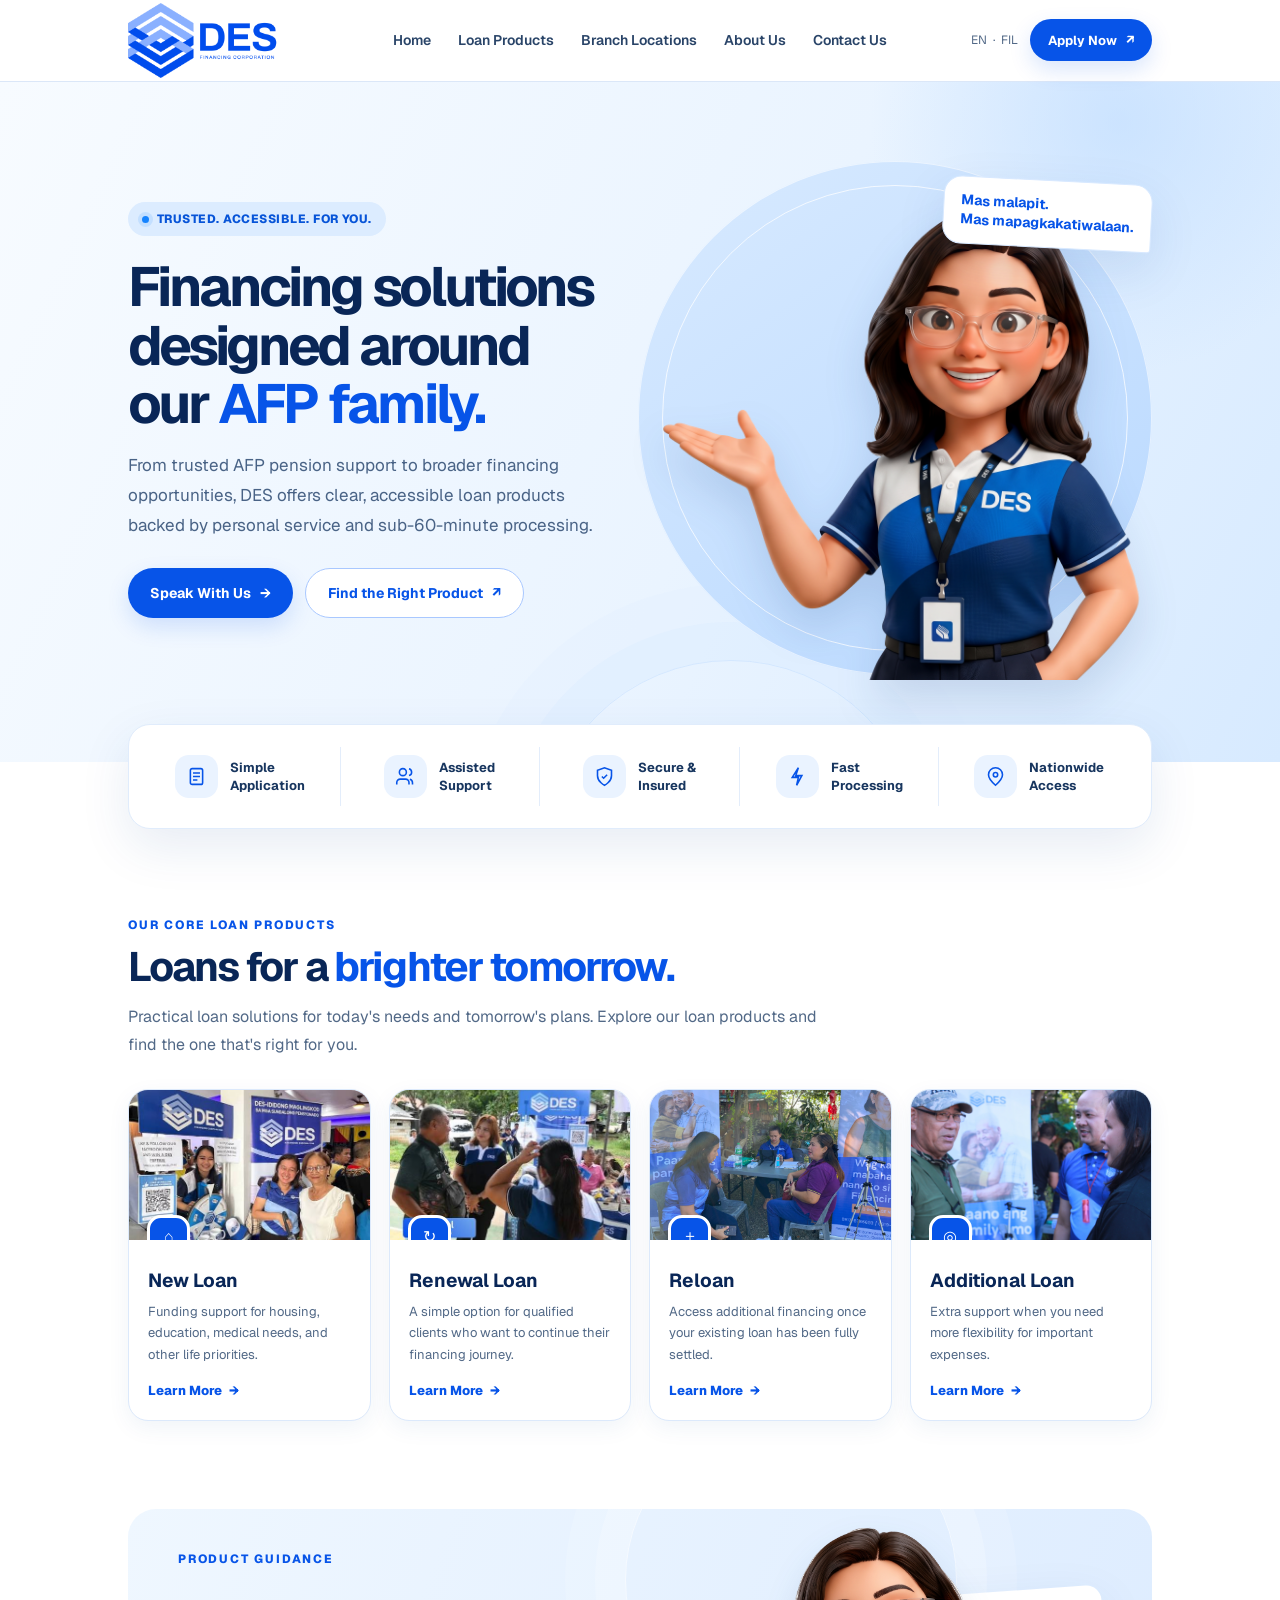
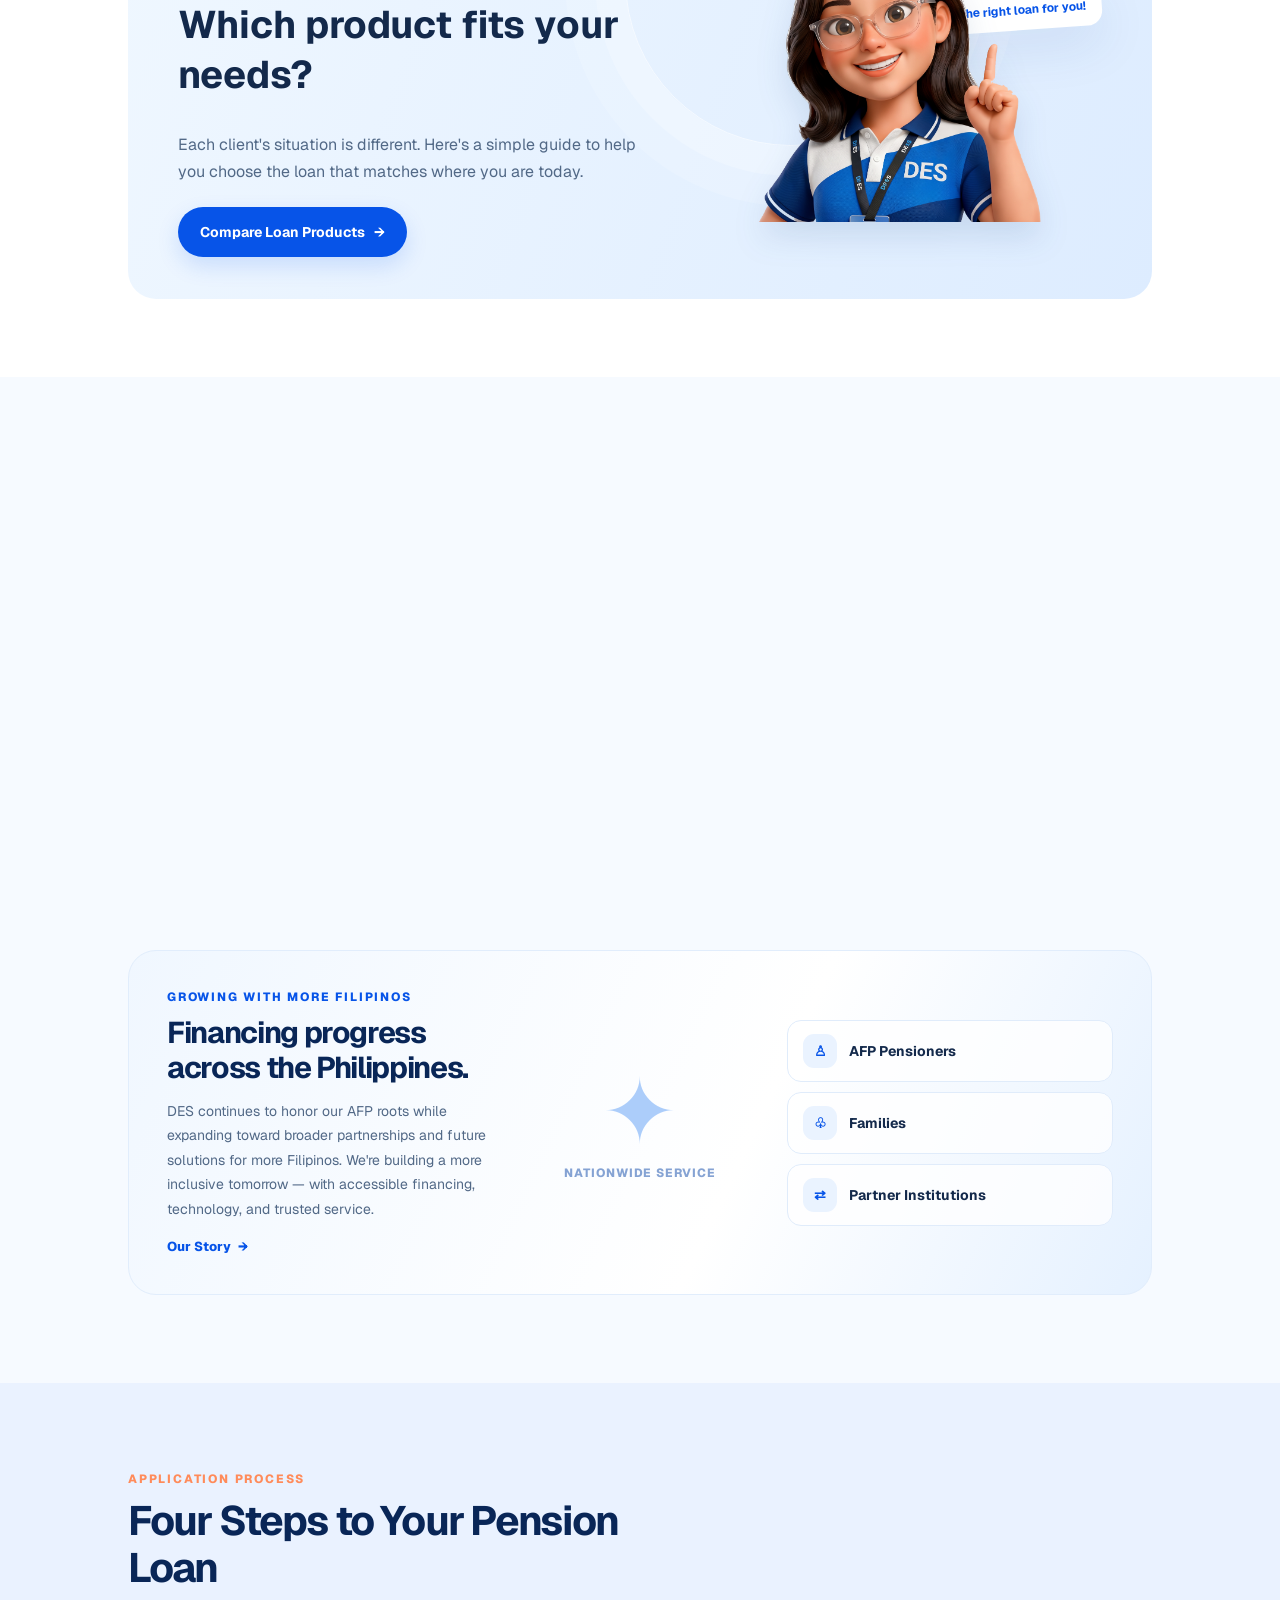
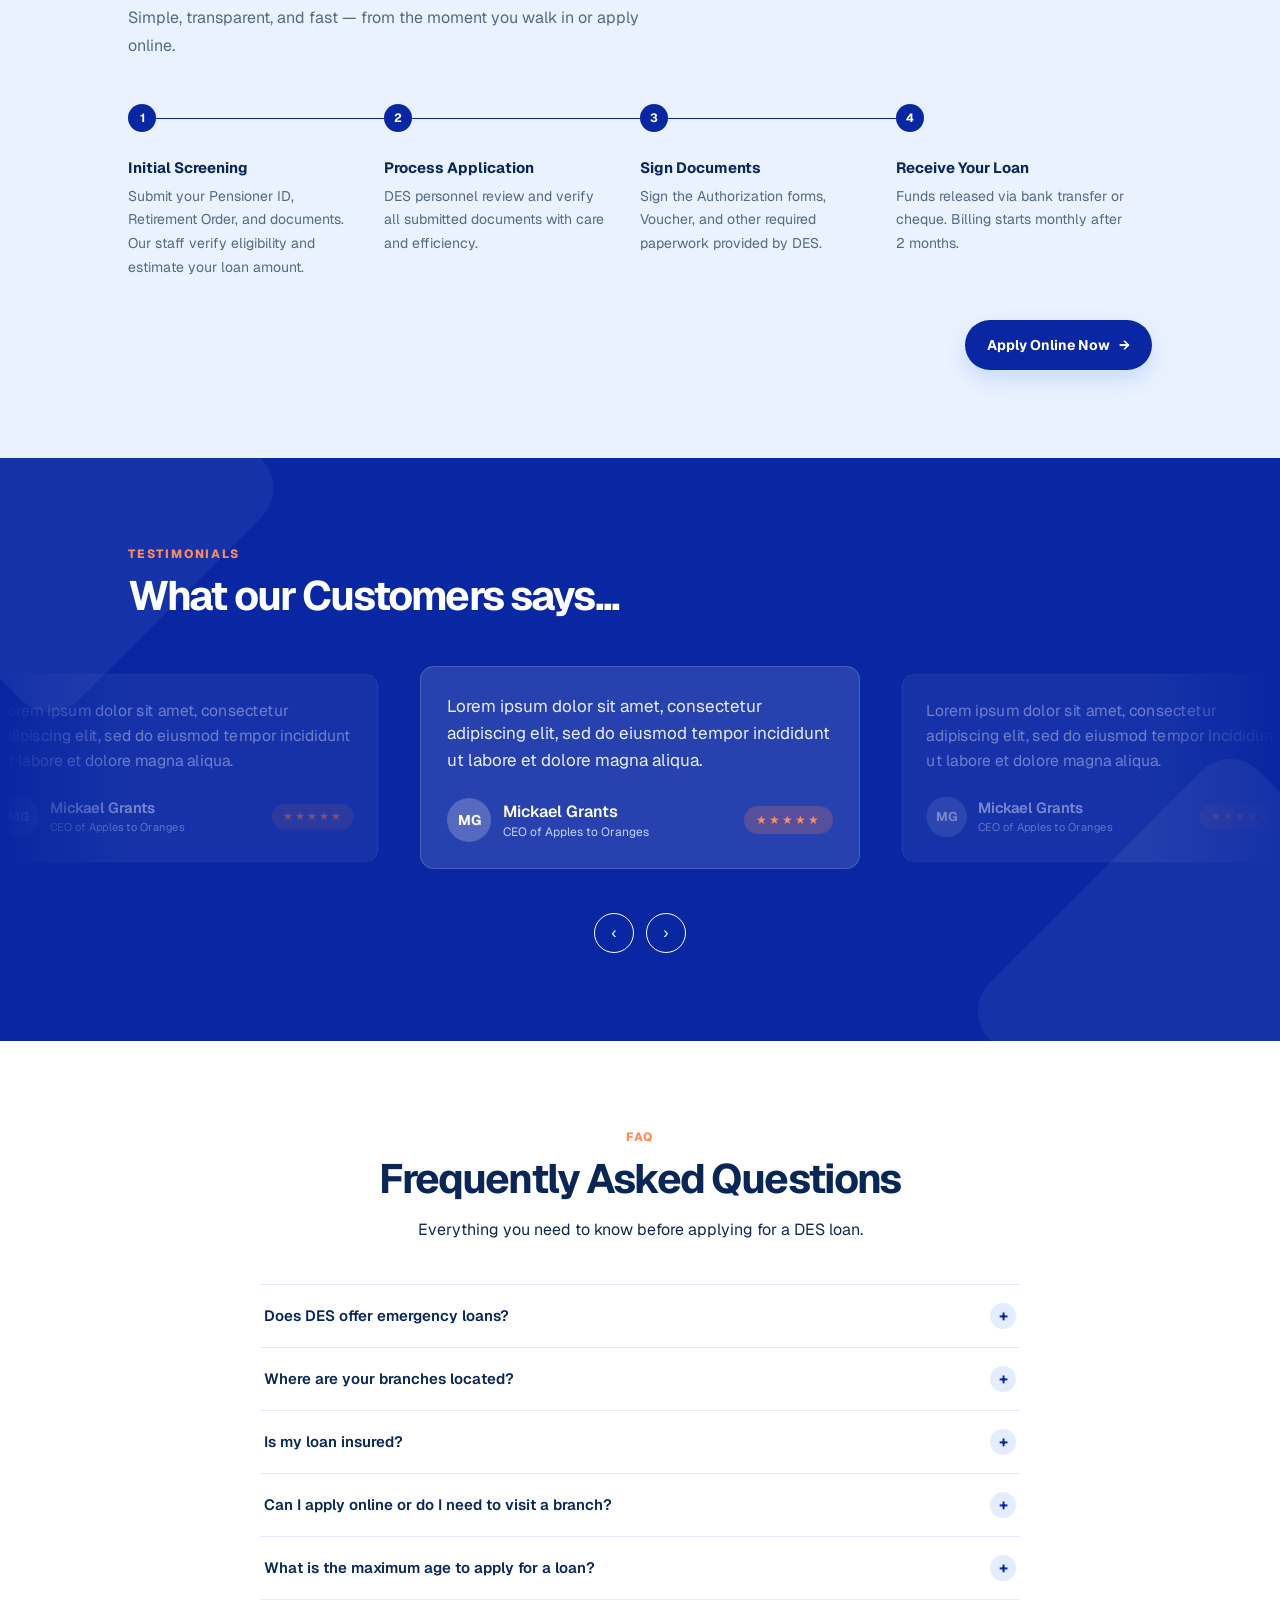
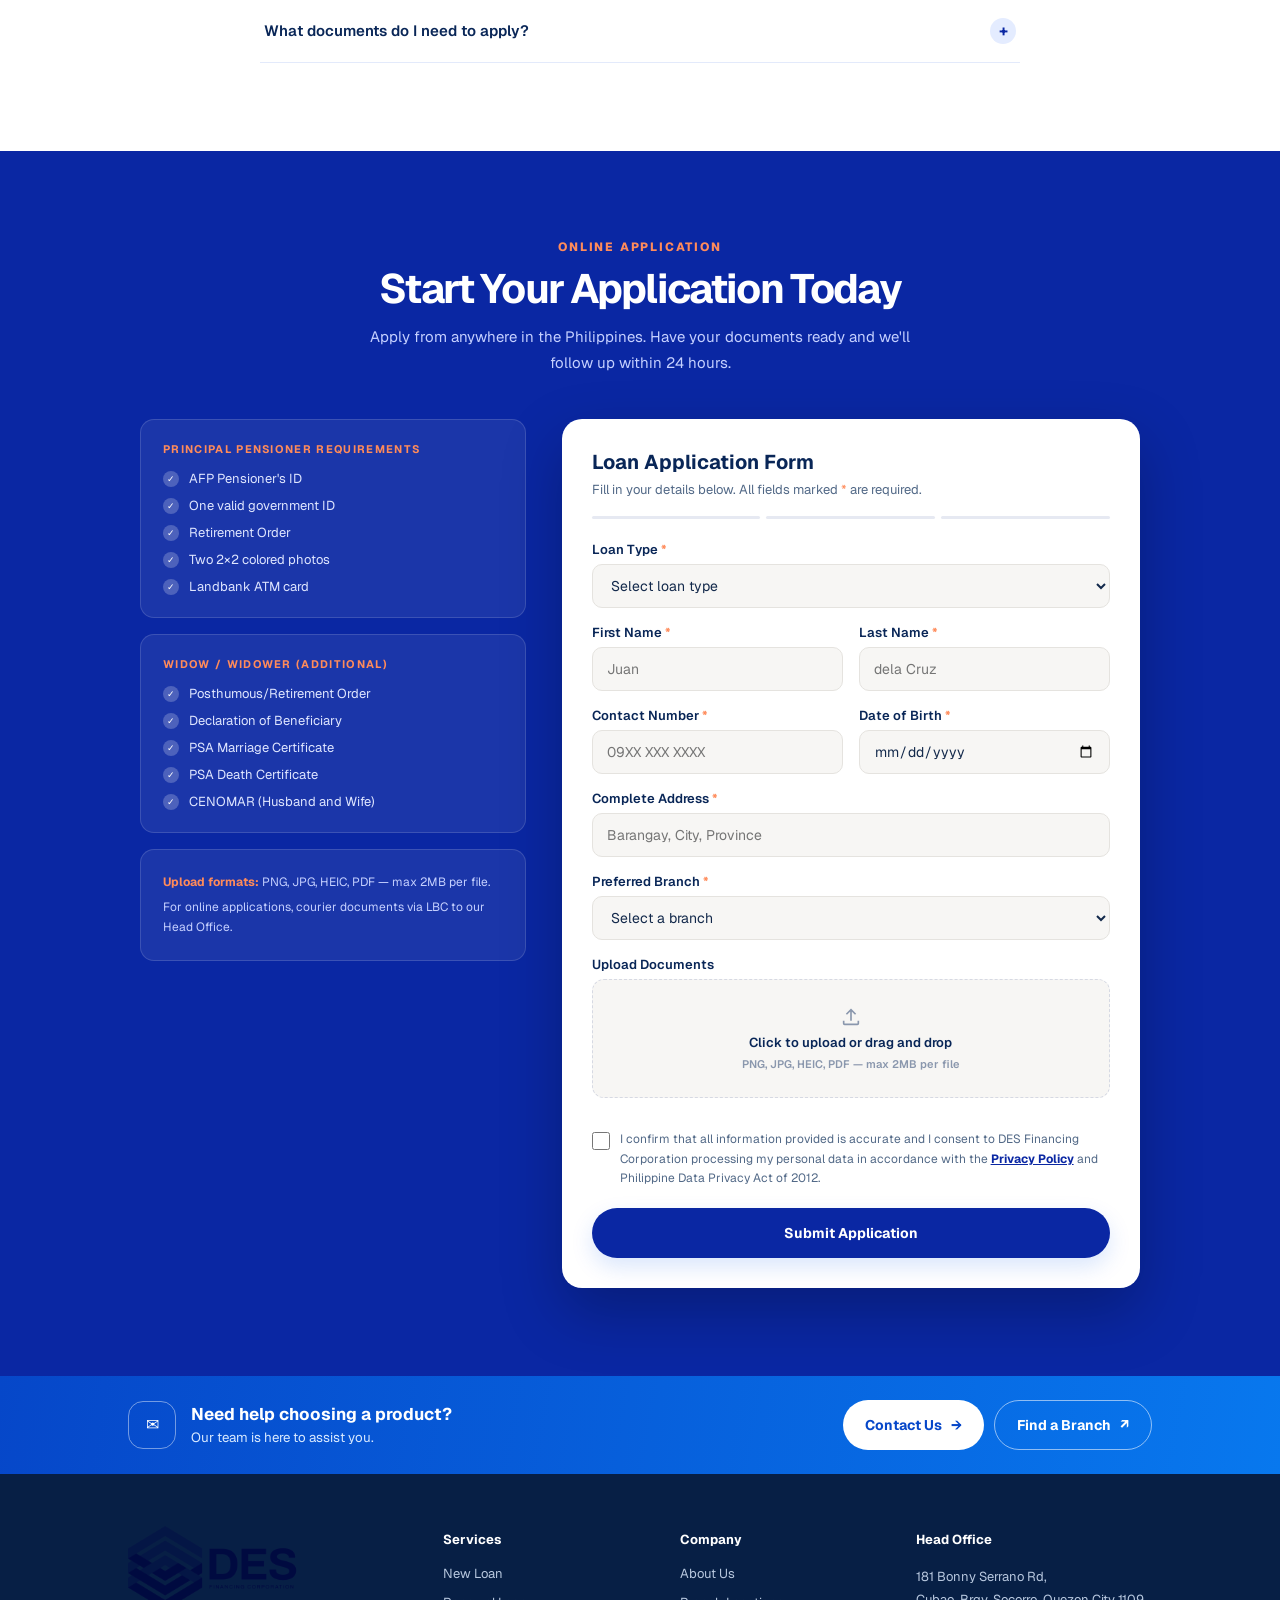
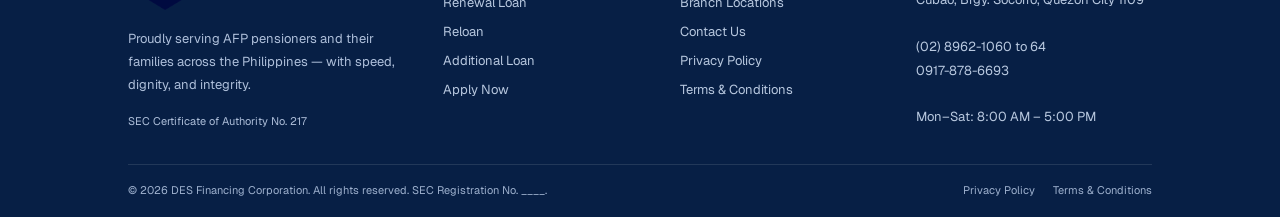
<file: desweb.html>
<!doctype html>
<html lang="en">

<head>
  <meta charset="utf-8">
  <meta name="viewport" content="width=device-width, initial-scale=1">
  <meta name="theme-color" content="#0647d9">
  <title>DES Financing Corporation | Financing Made More Accessible</title>

  <!-- Fonts -->
  <link rel="preconnect" href="https://fonts.googleapis.com">
  <link rel="preconnect" href="https://fonts.gstatic.com" crossorigin>
  <link href="https://fonts.googleapis.com/css2?family=Geist:wght@400;500;600;700;800&family=Poppins:wght@400;500;600;700;800&display=swap" rel="stylesheet">

  <style>
    /* ==========================================================================
       1. TOKENS & RESET
       ========================================================================== */
    :root {
      --blue: #0754e8;
      --blue2: #2e8cff;
      --navy: #092657;
      --ink: #13294b;
      --muted: #526987;
      --pale: #edf5ff;
      --line: #dce9fb;
      --white: #fff;
      --royal: #0a27a3;
      --orange: #ff8b5a;
      --radius: 24px;
      --shadow: 0 18px 50px rgba(15, 70, 150, .10);

      /* Page content width (80% of the viewport on desktop) */
      --page-width: 80%;
    }

    * {
      box-sizing: border-box;
    }

    html {
      scroll-behavior: smooth;
      scroll-padding-top: 90px;
    }

    body {
      margin: 0;
      font-family: 'Geist', 'Poppins', sans-serif;
      color: var(--ink);
      background: #fff;
    }

    a {
      color: inherit;
      text-decoration: none;
    }

    a,
    button {
      -webkit-tap-highlight-color: transparent;
    }

    a:focus-visible,
    button:focus-visible {
      outline: 3px solid #ffbf47;
      outline-offset: 4px;
    }

    .container {
      width: var(--page-width);
      margin: auto;
    }

    .accent {
      color: var(--blue);
    }


    /* ==========================================================================
       2. BUTTONS
       ========================================================================== */
    .btn {
      display: inline-flex;
      align-items: center;
      justify-content: center;
      gap: 9px;
      min-height: 50px;
      padding: 0 22px;
      border: 0;
      border-radius: 999px;
      background: var(--blue);
      color: white;
      font-family: inherit;
      font-size: 14px;
      font-weight: 700;
      box-shadow: 0 9px 22px #0754e826;
      cursor: pointer;
      transition: transform .2s, box-shadow .2s, background .2s;
    }

    .btn:hover {
      transform: translateY(-2px);
      box-shadow: 0 13px 26px #0754e83b;
      background: #003fbd;
    }

    .btn.outline {
      background: white;
      color: var(--blue);
      border: 1px solid #a9c8ff;
      box-shadow: none;
    }

    .btn.small {
      min-height: 42px;
      padding: 0 18px;
      font-size: 13px;
    }

    .text-link {
      display: inline-flex;
      align-items: center;
      gap: 7px;
      color: var(--blue);
      font-size: 13px;
      font-weight: 800;
    }

    .text-link span {
      transition: transform .2s;
    }

    .text-link:hover span {
      transform: translateX(4px);
    }


    /* ==========================================================================
       3. HEADER / NAVIGATION
       ========================================================================== */
    .topbar {
      position: sticky;
      top: 0;
      z-index: 20;
      display: flex;
      align-items: center;
      height: 82px;
      background: rgba(255, 255, 255, .94);
      border-bottom: 1px solid rgba(210, 226, 247, .8);
      backdrop-filter: blur(16px);
    }

    .topbar .container {
      display: flex;
      align-items: center;
      justify-content: space-between;
      gap: 18px;
    }

    .brand {
      display: flex;
      align-items: center;
      gap: 10px;
      min-width: 180px;
    }

    .brand img {
      display: block;
      width: 150px;
      height: auto;
      mix-blend-mode: multiply;
    }

    .nav {
      display: flex;
      align-items: center;
      gap: 27px;
      font-size: 14px;
      font-weight: 600;
      color: #294468;
    }

    .nav a {
      padding: 12px 0;
      transition: color .2s;
    }

    .nav a:hover {
      color: var(--blue);
    }

    .nav-actions {
      display: flex;
      align-items: center;
      gap: 12px;
    }

    .lang {
      font-size: 12px;
      color: var(--muted);
      white-space: nowrap;
    }

    .menu-toggle {
      display: none;
      padding: 10px;
      border: 0;
      border-radius: 12px;
      background: #edf4ff;
      color: var(--navy);
    }


    /* ==========================================================================
       4. HERO
       ========================================================================== */
    .hero {
      position: relative;
      display: flex;
      align-items: center;
      min-height: 530px;
      overflow: hidden;
      background: linear-gradient(115deg, #f7fbff 0%, #eaf4ff 56%, #d7eaff 100%);
    }

    .hero::before,
    .hero::after {
      content: "";
      position: absolute;
      border-radius: 50%;
      pointer-events: none;
    }

    .hero::before {
      top: -220px;
      right: -100px;
      width: 520px;
      height: 520px;
      background: radial-gradient(circle, #b7d8ff88, transparent 68%);
    }

    .hero::after {
      right: 28%;
      bottom: -280px;
      width: 380px;
      height: 380px;
      border: 1px solid #b7d8ff66;
      box-shadow: 0 0 0 38px #d9eaff55, 0 0 0 76px #d9eaff33;
    }

    .hero-grid {
      position: relative;
      z-index: 1;
      display: grid;
      grid-template-columns: 1fr 1.05fr;
      align-items: center;
      gap: 20px;
      padding: 58px 0 82px;
    }

    .eyebrow {
      display: inline-flex;
      align-items: center;
      gap: 8px;
      padding: 9px 14px;
      border-radius: 999px;
      background: #dcecff;
      color: #0754d8;
      font-size: 12px;
      font-weight: 800;
      letter-spacing: .04em;
      text-transform: uppercase;
    }

    .eyebrow .dot {
      width: 7px;
      height: 7px;
      border-radius: 50%;
      background: #1684ff;
      box-shadow: 0 0 0 4px #1684ff1f;
    }

    .hero h1 {
      max-width: 620px;
      margin: 22px 0 18px;
      font-size: clamp(38px, 4.3vw, 60px);
      line-height: 1.06;
      letter-spacing: -.055em;
      color: var(--navy);
    }

    .hero h1 span {
      color: var(--blue);
    }

    .hero p {
      max-width: 555px;
      margin: 0 0 27px;
      font-size: 17px;
      line-height: 1.75;
      color: #496386;
    }

    .hero-cta {
      display: flex;
      flex-wrap: wrap;
      gap: 12px;
    }

    /* Hero model (modelV1.png) */
    .hero-art {
      position: relative;
      display: flex;
      align-items: flex-end;
      justify-content: center;
      min-height: 540px;
    }

    .hero-halo {
      position: absolute;
      bottom: 5px;
      width: min(100%, 520px);
      aspect-ratio: 1;
      border-radius: 50%;
      background: linear-gradient(145deg, #d8eaff, #b8d8ff);
      box-shadow: inset 0 0 0 1px #fff9;
    }

    .hero-halo::after {
      content: "";
      position: absolute;
      inset: 24px;
      border-radius: 50%;
      border: 1px solid #ffffffbd;
    }

    .mascot {
      position: relative;
      z-index: 2;
      width: auto;
      max-width: 100%;
      max-height: 620px;
      object-fit: contain;
      filter: drop-shadow(0 20px 20px #103b7524);
    }

    .speech {
      position: absolute;
      z-index: 3;
      right: 0;
      top: 40px;
      padding: 14px 17px;
      border: 1px solid #d8e9ff;
      border-radius: 18px 18px 4px 18px;
      background: white;
      color: var(--blue);
      font-size: 14px;
      font-weight: 700;
      line-height: 1.35;
      box-shadow: var(--shadow);
      transform: rotate(3deg);
    }


    /* ==========================================================================
       5. FEATURE STRIP
       ========================================================================== */
    .feature-wrap {
      position: relative;
      z-index: 4;
      margin-top: -38px;
    }

    .features {
      display: grid;
      grid-template-columns: repeat(5, 1fr);
      padding: 22px 12px;
      border: 1px solid #e0ecfc;
      border-radius: 22px;
      background: #fff;
      box-shadow: var(--shadow);
    }

    .feature {
      display: flex;
      align-items: center;
      justify-content: center;
      gap: 12px;
      padding: 8px 13px;
      border-right: 1px solid #e3edfb;
    }

    .feature:last-child {
      border: 0;
    }

    .feature strong {
      font-size: 13px;
      line-height: 1.35;
      color: #18365f;
    }

    .feature-icon {
      display: grid;
      place-items: center;
      flex: 0 0 43px;
      width: 43px;
      height: 43px;
      border-radius: 14px;
      background: #eaf3ff;
      color: var(--blue);
    }

    .feature-icon svg {
      width: 21px;
      height: 21px;
    }


    /* ==========================================================================
       6. SHARED SECTION STYLES
       ========================================================================== */
    .section {
      padding: 88px 0;
    }

    .section-head {
      max-width: 690px;
      margin-bottom: 30px;
    }

    .section h2 {
      margin: 0 0 12px;
      font-size: clamp(29px, 3.2vw, 43px);
      line-height: 1.14;
      letter-spacing: -.045em;
      color: var(--navy);
    }

    .section-head p,
    .copy p {
      margin: 0;
      font-size: 16px;
      line-height: 1.75;
      color: var(--muted);
    }

    .kicker {
      margin-bottom: 11px;
      font-size: 12px;
      font-weight: 800;
      letter-spacing: .15em;
      text-transform: uppercase;
      color: var(--blue);
    }


    /* ==========================================================================
       7. LOAN PRODUCTS
       ========================================================================== */
    .loan-grid {
      display: grid;
      grid-template-columns: repeat(4, 1fr);
      gap: 18px;
    }

    .loan-card {
      overflow: hidden;
      border: 1px solid var(--line);
      border-radius: 20px;
      background: white;
      box-shadow: 0 7px 22px #0a4b9710;
      transition: transform .25s, box-shadow .25s;
    }

    .loan-card:hover {
      transform: translateY(-7px);
      box-shadow: 0 20px 42px #0a4b971c;
    }

    .loan-img {
      position: relative;
      height: 150px;
      overflow: hidden;
      background: #eaf3ff;
    }

    .loan-img img {
      width: 100%;
      height: 100%;
      object-fit: cover;
      transition: transform .5s;
    }

    .loan-card:hover .loan-img img {
      transform: scale(1.06);
    }

    .loan-symbol {
      position: absolute;
      left: 18px;
      bottom: -18px;
      display: grid;
      place-items: center;
      width: 43px;
      height: 43px;
      border: 3px solid white;
      border-radius: 14px;
      background: var(--blue);
      color: white;
    }

    .loan-body {
      padding: 28px 19px 20px;
    }

    .loan-body h3 {
      margin: 0 0 8px;
      font-size: 19px;
      color: var(--navy);
    }

    .loan-body p {
      min-height: 64px;
      margin: 0 0 14px;
      font-size: 13px;
      line-height: 1.65;
      color: var(--muted);
    }


    /* ==========================================================================
       8. PRODUCT GUIDANCE (modelV2.png)
       ========================================================================== */
    .guidance {
      padding: 0 0 78px;
    }

    .guidance-card {
      position: relative;
      display: grid;
      grid-template-columns: 1fr .8fr;
      align-items: center;
      min-height: 300px;
      padding: 42px 50px;
      overflow: hidden;
      border-radius: 28px;
      background: linear-gradient(110deg, #eff7ff, #ddecff);
    }

    .guidance-card::after {
      content: "";
      position: absolute;
      top: -95px;
      right: 19%;
      width: 330px;
      height: 330px;
      border: 1px solid #fff9;
      border-radius: 50%;
      box-shadow: 0 0 0 30px #fff3, 0 0 0 60px #fff2;
    }

    .guidance-copy {
      position: relative;
      z-index: 2;
      max-width: 470px;
    }

    .guidance-copy h2 {
      font-size: clamp(28px, 3vw, 39px);
    }

    .guidance-copy p {
      margin: 0 0 22px;
      line-height: 1.7;
      color: var(--muted);
    }

    .guide-visual {
      position: relative;
      z-index: 1;
      display: flex;
      align-items: flex-end;
      justify-content: center;
      height: 235px;
    }

    .guide-visual img {
      height: 300px;
      max-width: 100%;
      object-fit: contain;
      object-position: bottom;
      filter: drop-shadow(0 15px 15px #16477c20);
    }

    .mini-bubble {
      position: absolute;
      top: 5px;
      right: 0;
      padding: 12px 16px;
      border-radius: 15px;
      background: #fff;
      color: var(--blue);
      font-size: 12px;
      font-weight: 700;
      box-shadow: var(--shadow);
      transform: rotate(-4deg);
    }


    /* ==========================================================================
       9. CONVENIENCE & SUPPORT (ope.png)
       ========================================================================== */
    .support {
      background: #f6faff;
    }

    .support-grid {
      display: grid;
      grid-template-columns: 1fr 1fr;
      align-items: center;
      gap: 56px;
    }

    .support-points {
      margin-top: 28px;
      display: grid;
      grid-template-columns: repeat(2, 1fr);
      gap: 13px;
    }

    .support-item {
      display: flex;
      align-items: center;
      gap: 13px;
      min-height: 90px;
      padding: 20px;
      border: 1px solid #e2edfc;
      border-radius: 18px;
      background: white;
    }

    .support-item .feature-icon {
      width: 46px;
      height: 46px;
    }

    .support-item strong {
      font-size: 14px;
      line-height: 1.4;
    }

    /* Real photo (ope.png) */
    .support-photo img {
      display: block;
      width: 100%;
      height: auto;
      max-height: 440px;
      object-fit: cover;
      border-radius: 24px;
      box-shadow: var(--shadow);
    }


    /* ==========================================================================
       10. GROWING WITH MORE FILIPINOS
       ========================================================================== */
    .nation-card {
      display: grid;
      grid-template-columns: 1fr .75fr 1fr;
      align-items: center;
      gap: 25px;
      margin-top: 76px;
      padding: 38px;
      overflow: hidden;
      border: 1px solid #e1edfc;
      border-radius: 28px;
      background: linear-gradient(115deg, #f0f7ff, #fff 60%, #e5f1ff);
    }

    .nation-card h2 {
      font-size: 30px;
    }

    .nation-card p {
      font-size: 14px;
      line-height: 1.75;
      color: var(--muted);
    }

    .philippines {
      position: relative;
      text-align: center;
      font-size: 90px;
      line-height: 1;
      color: #78aef8;
      opacity: .6;
    }

    .philippines span {
      display: block;
      margin-top: 10px;
      font-size: 12px;
      font-weight: 800;
      letter-spacing: .08em;
      text-transform: uppercase;
      color: #3667b7;
    }

    .audience-list {
      display: grid;
      gap: 10px;
    }

    .audience {
      display: flex;
      align-items: center;
      gap: 12px;
      padding: 13px 15px;
      border: 1px solid #e0ecfb;
      border-radius: 14px;
      background: #ffffffc9;
      font-size: 14px;
      font-weight: 700;
    }

    .audience b {
      display: grid;
      place-items: center;
      width: 34px;
      height: 34px;
      border-radius: 11px;
      background: #eaf3ff;
      color: var(--blue);
    }


    /* ==========================================================================
       11. APPLICATION PROCESS
       ========================================================================== */
    .kicker.orange {
      color: var(--orange);
    }

    .process {
      background: #eaf2ff;
    }

    .process .section-head {
      max-width: 520px;
      margin-bottom: 44px;
    }

    .steps {
      display: grid;
      grid-template-columns: repeat(4, 1fr);
      margin: 0;
      padding: 0;
      list-style: none;
    }

    .step {
      position: relative;
      padding-right: 28px;
    }

    /* Connector line between the numbered circles */
    .step:not(:last-child)::before {
      content: "";
      position: absolute;
      top: 14px;
      left: 28px;
      right: 0;
      height: 1px;
      background: var(--royal);
    }

    .step-num {
      position: relative;
      z-index: 1;
      display: grid;
      place-items: center;
      width: 28px;
      height: 28px;
      margin-bottom: 26px;
      border-radius: 50%;
      background: var(--royal);
      color: #fff;
      font-size: 12px;
      font-weight: 700;
    }

    .step h3 {
      margin: 0 0 8px;
      font-size: 15px;
      color: var(--navy);
    }

    .step p {
      margin: 0;
      font-size: 14px;
      line-height: 1.7;
      color: var(--muted);
    }

    .process-cta {
      display: flex;
      justify-content: flex-end;
      margin-top: 40px;
    }

    .btn.royal {
      background: var(--royal);
    }

    .btn.royal:hover {
      background: #061a78;
    }


    /* ==========================================================================
       12. TESTIMONIALS
       ========================================================================== */
    .testimonials {
      position: relative;
      overflow: hidden;
      background: var(--royal);
      color: #fff;
    }

    /* Soft decorative shapes */
    .testimonials::before,
    .testimonials::after {
      content: "";
      position: absolute;
      border-radius: 40px;
      background: rgba(255, 255, 255, .05);
      transform: rotate(45deg);
      pointer-events: none;
    }

    .testimonials::before {
      top: -140px;
      left: -120px;
      width: 340px;
      height: 340px;
    }

    .testimonials::after {
      right: -140px;
      bottom: -160px;
      width: 380px;
      height: 380px;
    }

    .testimonials .container {
      position: relative;
      z-index: 1;
    }

    .testimonials h2 {
      color: #fff;
    }

    .t-viewport {
      position: relative;
      z-index: 1;
      margin-top: 46px;
      overflow: hidden;
      -webkit-mask-image: linear-gradient(90deg, transparent, #000 10%, #000 90%, transparent);
      mask-image: linear-gradient(90deg, transparent, #000 10%, #000 90%, transparent);
    }

    .t-track {
      position: relative;
      display: flex;
      gap: 24px;
      transition: transform .5s ease;
    }

    .t-card {
      flex: 0 0 min(440px, 78vw);
      padding: 26px;
      border: 1px solid rgba(255, 255, 255, .16);
      border-radius: 14px;
      background: rgba(255, 255, 255, .12);
      opacity: .45;
      transform: scale(.92);
      transition: opacity .5s ease, transform .5s ease;
    }

    .t-card.is-active {
      opacity: 1;
      transform: scale(1);
    }

    .t-card p {
      margin: 0 0 24px;
      font-size: 17px;
      line-height: 1.6;
      color: #e9eeff;
    }

    .t-foot {
      display: flex;
      align-items: center;
      justify-content: space-between;
      gap: 14px;
    }

    .t-author {
      display: flex;
      align-items: center;
      gap: 12px;
    }

    .t-avatar {
      display: grid;
      place-items: center;
      flex: 0 0 44px;
      width: 44px;
      height: 44px;
      border-radius: 50%;
      background: rgba(255, 255, 255, .22);
      font-size: 14px;
      font-weight: 700;
    }

    .t-author strong {
      display: block;
      font-size: 16px;
      font-weight: 600;
    }

    .t-author small {
      display: block;
      margin-top: 2px;
      font-size: 12px;
      color: #c5d0ff;
    }

    .t-stars {
      padding: 6px 12px;
      border-radius: 999px;
      background: rgba(255, 139, 90, .22);
      color: var(--orange);
      font-size: 12px;
      letter-spacing: 2px;
      white-space: nowrap;
    }

    .t-controls {
      position: relative;
      z-index: 1;
      display: flex;
      justify-content: center;
      gap: 12px;
      margin-top: 44px;
    }

    .t-btn {
      display: grid;
      place-items: center;
      width: 40px;
      height: 40px;
      border: 1px solid #fff;
      border-radius: 50%;
      background: transparent;
      color: #fff;
      font-size: 16px;
      cursor: pointer;
      transition: background .2s;
    }

    .t-btn:hover {
      background: rgba(255, 255, 255, .16);
    }


    /* ==========================================================================
       13. FAQ
       ========================================================================== */
    .faq-head {
      max-width: 620px;
      margin: 0 auto 44px;
      text-align: center;
    }

    .faq-list {
      max-width: 760px;
      margin: 0 auto;
      border-top: 1px solid #e3eafb;
    }

    .faq-item {
      border-bottom: 1px solid #e3eafb;
    }

    .faq-item summary {
      display: flex;
      align-items: center;
      justify-content: space-between;
      gap: 20px;
      padding: 18px 4px;
      font-size: 15px;
      font-weight: 600;
      color: var(--navy);
      list-style: none;
      cursor: pointer;
    }

    .faq-item summary::-webkit-details-marker {
      display: none;
    }

    .faq-item summary::after {
      content: "+";
      display: grid;
      place-items: center;
      flex: 0 0 26px;
      width: 26px;
      height: 26px;
      border-radius: 50%;
      background: #e4ecff;
      color: var(--royal);
      font-size: 16px;
      font-weight: 700;
      line-height: 1;
    }

    .faq-item[open] summary::after {
      content: "\2212";
    }

    .faq-item p {
      margin: 0;
      padding: 0 48px 20px 4px;
      font-size: 14px;
      line-height: 1.75;
      color: var(--muted);
    }

    .faq-item p a {
      color: var(--blue);
      font-weight: 700;
    }


    /* ==========================================================================
       14. ONLINE APPLICATION
       ========================================================================== */
    .apply {
      background: var(--royal);
      color: #fff;
    }

    .apply-head {
      max-width: 560px;
      margin: 0 auto 44px;
      text-align: center;
    }

    .apply-head h2 {
      color: #fff;
    }

    .apply-head p {
      margin: 0;
      font-size: 15px;
      line-height: 1.7;
      color: #c5d0ff;
    }

    .apply-grid {
      display: grid;
      grid-template-columns: .8fr 1.2fr;
      align-items: start;
      gap: 36px;
      max-width: 1000px;
      margin: 0 auto;
    }

    /* Requirements (left column) */
    .req-card {
      margin-bottom: 16px;
      padding: 22px;
      border: 1px solid rgba(255, 255, 255, .14);
      border-radius: 14px;
      background: rgba(255, 255, 255, .07);
    }

    .req-card h3 {
      margin: 0 0 14px;
      font-size: 11px;
      letter-spacing: .12em;
      text-transform: uppercase;
      color: var(--orange);
    }

    .req-card ul {
      display: grid;
      gap: 10px;
      margin: 0;
      padding: 0;
      list-style: none;
    }

    .req-card li {
      display: flex;
      align-items: center;
      gap: 10px;
      font-size: 13px;
      color: #dfe6ff;
    }

    .req-card li::before {
      content: "\2713";
      display: grid;
      place-items: center;
      flex: 0 0 16px;
      height: 16px;
      border-radius: 50%;
      background: rgba(255, 255, 255, .22);
      font-size: 9px;
      color: #fff;
    }

    .req-note p {
      margin: 0;
      font-size: 12px;
      line-height: 1.7;
      color: #c5d0ff;
    }

    .req-note p + p {
      margin-top: 4px;
    }

    .req-note strong {
      color: var(--orange);
    }

    /* Form card (right column) */
    .form-card {
      padding: 30px;
      border-radius: 20px;
      background: #fff;
      color: var(--ink);
      box-shadow: 0 24px 60px rgba(0, 0, 0, .25);
    }

    .form-card h3 {
      margin: 0 0 6px;
      font-size: 20px;
      color: var(--navy);
    }

    .form-sub {
      margin: 0 0 18px;
      font-size: 13px;
      color: var(--muted);
    }

    .req {
      color: var(--orange);
    }

    .form-progress {
      display: grid;
      grid-template-columns: repeat(3, 1fr);
      gap: 6px;
      margin-bottom: 22px;
    }

    .form-progress span {
      height: 3px;
      border-radius: 2px;
      background: #e6e9f2;
      transition: background .3s;
    }

    .form-progress span.done {
      background: var(--orange);
    }

    .field {
      display: grid;
      gap: 6px;
      margin-bottom: 16px;
    }

    .field > label,
    .field > .label {
      font-size: 13px;
      font-weight: 600;
      color: var(--navy);
    }

    .field input[type="text"],
    .field input[type="tel"],
    .field input[type="date"],
    .field select {
      width: 100%;
      height: 44px;
      padding: 0 14px;
      border: 1px solid #e5e3df;
      border-radius: 10px;
      background: #f7f6f4;
      font-family: inherit;
      font-size: 14px;
      color: var(--ink);
    }

    .field input:focus,
    .field select:focus {
      outline: 2px solid var(--blue);
      outline-offset: 1px;
      background: #fff;
    }

    .field-row {
      display: grid;
      grid-template-columns: 1fr 1fr;
      gap: 16px;
    }

    .field-error {
      display: none;
      font-size: 12px;
      color: #d12f36;
    }

    .field.invalid input,
    .field.invalid select {
      border-color: #d12f36;
    }

    .field.invalid .field-error {
      display: block;
    }

    /* Upload */
    .dropzone {
      display: grid;
      justify-items: center;
      gap: 6px;
      padding: 26px 16px;
      border: 1.5px dashed #d6d9e3;
      border-radius: 12px;
      background: #f7f6f4;
      text-align: center;
      font-size: 13px;
      color: var(--muted);
      cursor: pointer;
      transition: border-color .2s, background .2s;
    }

    .dropzone:hover,
    .dropzone.dragover {
      border-color: var(--blue);
      background: #eef4ff;
    }

    .dropzone:focus-within {
      outline: 2px solid var(--blue);
      outline-offset: 2px;
    }

    .dropzone small {
      font-size: 11px;
      color: #8a97ad;
    }

    .dropzone svg {
      width: 22px;
      height: 22px;
      color: #8a97ad;
    }

    .sr-only {
      position: absolute;
      width: 1px;
      height: 1px;
      overflow: hidden;
      clip: rect(0 0 0 0);
      white-space: nowrap;
    }

    .file-list {
      display: grid;
      gap: 6px;
      margin: 10px 0 0;
      padding: 0;
      list-style: none;
    }

    .file-list li {
      display: flex;
      align-items: center;
      justify-content: space-between;
      gap: 10px;
      padding: 8px 12px;
      border-radius: 8px;
      background: #eef4ff;
      font-size: 12px;
      color: var(--navy);
    }

    .file-list button {
      border: 0;
      background: none;
      font-size: 12px;
      font-weight: 700;
      color: #d12f36;
      cursor: pointer;
    }

    /* Consent & submit */
    .consent {
      display: flex;
      align-items: flex-start;
      gap: 10px;
      margin: 6px 0 20px;
      font-size: 12px;
      line-height: 1.6;
      color: var(--muted);
    }

    .consent input {
      flex: 0 0 18px;
      width: 18px;
      height: 18px;
      margin: 2px 0 0;
      accent-color: var(--royal);
    }

    .consent a {
      font-weight: 700;
      text-decoration: underline;
      color: var(--royal);
    }

    .consent-wrap.invalid .field-error {
      display: block;
      margin: -12px 0 14px 28px;
    }

    .btn.block {
      width: 100%;
    }

    .form-success {
      display: none;
      padding: 40px 10px;
      text-align: center;
    }

    .form-success h3 {
      margin-bottom: 10px;
    }

    .form-success p {
      margin: 0;
      font-size: 14px;
      line-height: 1.7;
      color: var(--muted);
    }

    .form-card.is-sent form {
      display: none;
    }

    .form-card.is-sent .form-success {
      display: block;
    }


    /* ==========================================================================
       15. HELP BAND
       ========================================================================== */
    .help-band {
      padding: 24px 0;
      background: linear-gradient(100deg, #0647c9, #0878ee);
      color: white;
    }

    .help-row {
      display: flex;
      align-items: center;
      justify-content: space-between;
      gap: 24px;
    }

    .help-title {
      display: flex;
      align-items: center;
      gap: 15px;
    }

    .help-title strong {
      display: block;
      font-size: 17px;
    }

    .help-title small {
      display: block;
      margin-top: 4px;
      color: #d9eaff;
    }

    .help-icon {
      display: grid;
      place-items: center;
      width: 48px;
      height: 48px;
      border: 1px solid #ffffff70;
      border-radius: 15px;
    }

    .help-actions {
      display: flex;
      flex-wrap: wrap;
      gap: 10px;
    }

    .help-band .btn {
      background: white;
      color: #0647c9;
      box-shadow: none;
    }

    .help-band .btn.outline {
      background: transparent;
      color: white;
      border-color: #ffffff8c;
    }


    /* ==========================================================================
       16. FOOTER
       ========================================================================== */
    .footer {
      padding: 52px 0 20px;
      background: #071f45;
      color: #d9e6fa;
    }

    .footer-grid {
      display: grid;
      grid-template-columns: 1.4fr 1fr 1fr 1.2fr;
      gap: 40px;
    }

    .footer .brand img {
      width: 170px;
      border-radius: 5px;
      background: white;
    }

    .footer-about p {
      max-width: 280px;
      margin: 18px 0;
      font-size: 13px;
      line-height: 1.75;
      color: #aebfda;
    }

    .sec-note {
      font-size: 11px;
      color: #aebfda;
    }

    .footer h4 {
      margin: 5px 0 17px;
      font-size: 13px;
      color: #fff;
    }

    .footer-links {
      display: grid;
      gap: 12px;
      font-size: 13px;
      color: #b8c8df;
    }

    .footer-links a:hover {
      color: white;
    }

    .footer address {
      font-style: normal;
      font-size: 13px;
      line-height: 1.8;
      color: #b8c8df;
    }

    .footer-bottom {
      display: flex;
      justify-content: space-between;
      gap: 15px;
      margin-top: 35px;
      padding-top: 18px;
      border-top: 1px solid #ffffff1c;
      font-size: 11px;
      color: #9eb1ce;
    }

    .footer-bottom a {
      margin-left: 15px;
    }


    /* ==========================================================================
       17. SCROLL REVEAL
       ========================================================================== */
    .reveal {
      opacity: 0;
      transform: translateY(22px);
      transition: opacity .7s ease, transform .7s ease;
    }

    .reveal.visible {
      opacity: 1;
      transform: translateY(0);
    }

    @media (prefers-reduced-motion: reduce) {

      *,
      *::before,
      *::after {
        scroll-behavior: auto !important;
        animation: none !important;
        transition: none !important;
      }

      .reveal {
        opacity: 1;
        transform: none;
      }
    }


    /* ==========================================================================
       18. RESPONSIVE
       ========================================================================== */

    /* ---- Tablet (<= 1000px) ---- */
    @media (max-width: 1000px) {
      :root {
        --page-width: 90%;
      }

      .nav {
        gap: 14px;
      }

      .nav a {
        font-size: 12px;
      }

      .brand {
        min-width: 150px;
      }

      .brand img {
        width: 135px;
      }

      .hero-grid {
        grid-template-columns: 1fr .9fr;
      }

      .hero-art {
        min-height: 420px;
      }

      .mascot {
        max-height: 470px;
      }

      .feature {
        flex-direction: column;
        gap: 7px;
        text-align: center;
      }

      .loan-grid {
        grid-template-columns: repeat(2, 1fr);
      }

      .support-grid {
        gap: 30px;
      }

      .nation-card {
        grid-template-columns: 1fr .6fr 1fr;
        padding: 28px;
      }

      .footer-grid {
        gap: 25px;
      }

      .steps {
        grid-template-columns: repeat(2, 1fr);
        gap: 34px 24px;
      }

      .step:not(:last-child)::before {
        display: none;
      }

      .apply-grid {
        gap: 24px;
      }
    }

    /* ---- Mobile (<= 760px) ---- */
    @media (max-width: 760px) {
      :root {
        --page-width: calc(100% - 30px);
      }

      .section h2 {
        font-size: 32px;
      }

      /* Header */
      .topbar {
        height: 72px;
      }

      .brand img {
        width: 125px;
      }

      .menu-toggle {
        display: inline-flex;
      }

      .nav {
        display: none;
        position: absolute;
        top: 70px;
        left: 15px;
        right: 15px;
        flex-direction: column;
        align-items: stretch;
        gap: 0;
        padding: 15px;
        border: 1px solid var(--line);
        border-radius: 18px;
        background: white;
        box-shadow: var(--shadow);
      }

      .nav.open {
        display: flex;
      }

      .nav a {
        padding: 14px;
        font-size: 15px;
        border-bottom: 1px solid #edf3fc;
      }

      .nav a:last-child {
        border: 0;
      }

      .nav-actions .lang,
      .nav-actions > .btn {
        display: none;
      }

      /* Hero */
      .hero {
        min-height: 0;
      }

      .hero-grid {
        grid-template-columns: 1fr;
        gap: 0;
        padding: 45px 0 60px;
      }

      .hero h1 {
        margin-top: 17px;
        font-size: clamp(38px, 10vw, 53px);
      }

      .hero p {
        font-size: 15px;
      }

      .hero-art {
        min-height: 340px;
        margin-top: 15px;
      }

      .hero-halo {
        width: 340px;
      }

      .mascot {
        max-height: 400px;
      }

      .speech {
        top: 12px;
        right: 0;
        font-size: 12px;
      }

      /* Feature strip */
      .feature-wrap {
        margin-top: -22px;
      }

      .features {
        grid-template-columns: repeat(2, 1fr);
        gap: 0;
        padding: 12px;
      }

      .feature {
        flex-direction: row;
        justify-content: flex-start;
        padding: 13px 9px;
        border-right: 0;
        border-bottom: 1px solid #e3edfb;
        text-align: left;
      }

      .feature:last-child {
        grid-column: 1 / -1;
        justify-content: center;
        border-bottom: 0;
      }

      .feature strong {
        font-size: 12px;
      }

      .feature-icon {
        flex-basis: 38px;
        width: 38px;
        height: 38px;
      }

      /* Sections */
      .section {
        padding: 64px 0;
      }

      .section-head p,
      .copy p {
        font-size: 15px;
      }

      .loan-grid {
        gap: 12px;
      }

      .loan-img {
        height: 115px;
      }

      .loan-body {
        padding: 24px 13px 16px;
      }

      .loan-body h3 {
        font-size: 16px;
      }

      .loan-body p {
        min-height: 95px;
        font-size: 12px;
      }

      .guidance {
        padding-bottom: 55px;
      }

      .guidance-card {
        grid-template-columns: 1fr;
        gap: 8px;
        padding: 30px 24px 0;
      }

      .guidance-copy {
        padding-bottom: 10px;
      }

      .guide-visual {
        height: 210px;
      }

      .guide-visual img {
        height: 245px;
      }

      .mini-bubble {
        top: 12px;
        right: 0;
      }

      .support-grid {
        grid-template-columns: 1fr;
        gap: 28px;
      }

      .support-points {
        gap: 10px;
      }

      .support-item {
        flex-direction: column;
        align-items: flex-start;
        padding: 14px;
      }

      .support-item strong {
        font-size: 13px;
      }

      .nation-card {
        grid-template-columns: 1fr;
        gap: 16px;
        margin-top: 50px;
        padding: 25px;
      }

      .philippines {
        font-size: 62px;
      }

      .audience-list {
        grid-template-columns: 1fr;
      }

      /* Help band & footer */
      .help-row {
        flex-direction: column;
        align-items: flex-start;
      }

      .help-actions {
        width: 100%;
      }

      .help-actions .btn {
        flex: 1;
      }

      .footer-grid {
        grid-template-columns: repeat(2, 1fr);
        gap: 30px 20px;
      }

      .footer-about {
        grid-column: 1 / -1;
      }

      .footer-bottom {
        flex-direction: column;
      }

      .footer-bottom a {
        margin-left: 0;
        margin-right: 15px;
      }

      /* Process, testimonials, FAQ, application */
      .steps {
        grid-template-columns: 1fr;
      }

      .process-cta {
        justify-content: stretch;
      }

      .process-cta .btn {
        width: 100%;
      }

      .t-card p {
        font-size: 15px;
      }

      .t-foot {
        flex-wrap: wrap;
      }

      .faq-item p {
        padding-right: 4px;
      }

      .apply-grid {
        grid-template-columns: 1fr;
      }

      .form-card {
        padding: 22px;
      }

      .field-row {
        grid-template-columns: 1fr;
        gap: 0;
      }
    }

    /* ---- Small phones (<= 390px) ---- */
    @media (max-width: 390px) {
      .hero-cta .btn {
        width: 100%;
      }

      .loan-grid {
        grid-template-columns: 1fr;
      }

      .loan-img {
        height: 155px;
      }

      .loan-body p {
        min-height: 0;
      }

      .support-points {
        grid-template-columns: 1fr;
      }

      .support-item {
        flex-direction: row;
        align-items: center;
      }

      .nav-actions {
        gap: 6px;
      }

      .brand {
        min-width: 0;
      }

      .brand img {
        width: 115px;
      }
    }
  </style>
</head>

<body>

  <!-- =====================================================================
       HEADER
       ===================================================================== -->
  <header class="topbar">
    <div class="container">
      <a class="brand" href="#home" aria-label="DES Financing Corporation home">
        <img src="assets/des-logo.png" alt="DES Financing Corporation logo">
      </a>

      <nav class="nav" id="siteNav" aria-label="Main navigation">
        <a href="#home">Home</a>
        <a href="#products">Loan Products</a>
        <a href="https://desfinancing.ph/find-a-branch/" target="_blank" rel="noopener">Branch Locations</a>
        <a href="#about">About Us</a>
        <a href="#contact">Contact Us</a>
      </nav>

      <div class="nav-actions">
        <span class="lang">EN&nbsp; · &nbsp;FIL</span>
        <a class="btn small" href="#apply">Apply Now <span aria-hidden="true">↗</span></a>
        <button class="menu-toggle" id="menuToggle" aria-label="Open navigation" aria-expanded="false">☰</button>
      </div>
    </div>
  </header>

  <main>

    <!-- =====================================================================
         HERO  (model: modelV1.png)
         ===================================================================== -->
    <section class="hero" id="home">
      <div class="container hero-grid">

        <div class="hero-copy">
          <div class="eyebrow"><span class="dot"></span> Trusted. Accessible. For You.</div>
          <h1>Financing solutions designed around our <span>AFP family.</span></h1>
          <p>From trusted AFP pension support to broader financing opportunities, DES offers clear, accessible loan products backed by personal service and sub-60-minute processing.</p>

          <div class="hero-cta">
            <a class="btn" href="#contact">Speak With Us <span>→</span></a>
            <a class="btn outline" href="#products">Find the Right Product <span>↗</span></a>
          </div>
        </div>

        <div class="hero-art">
          <div class="hero-halo"></div>
          <div class="speech">Mas malapit.<br>Mas mapagkakatiwalaan.</div>
          <img class="mascot" src="assets/modelV1.png" alt="DES virtual assistant mascot in a DES uniform">
        </div>

      </div>
    </section>


    <!-- =====================================================================
         FEATURE STRIP
         ===================================================================== -->
    <div class="container feature-wrap">
      <div class="features">

        <div class="feature">
          <span class="feature-icon">
            <svg viewBox="0 0 24 24" fill="none" stroke="currentColor" stroke-width="1.8">
              <rect x="5" y="3" width="14" height="18" rx="2" />
              <path d="M8 8h8M8 12h8M8 16h5" />
            </svg>
          </span>
          <strong>Simple<br>Application</strong>
        </div>

        <div class="feature">
          <span class="feature-icon">
            <svg viewBox="0 0 24 24" fill="none" stroke="currentColor" stroke-width="1.8">
              <path d="M16 21v-2a4 4 0 0 0-4-4H6a4 4 0 0 0-4 4v2M9 11a4 4 0 1 0 0-8 4 4 0 0 0 0 8ZM20 21v-2a4 4 0 0 0-3-3.87M16 3.13a4 4 0 0 1 0 7.75" />
            </svg>
          </span>
          <strong>Assisted<br>Support</strong>
        </div>

        <div class="feature">
          <span class="feature-icon">
            <svg viewBox="0 0 24 24" fill="none" stroke="currentColor" stroke-width="1.8">
              <path d="M12 22s8-4 8-11V5l-8-3-8 3v6c0 7 8 11 8 11Z" />
              <path d="m9 12 2 2 4-4" />
            </svg>
          </span>
          <strong>Secure &amp;<br>Insured</strong>
        </div>

        <div class="feature">
          <span class="feature-icon">
            <svg viewBox="0 0 24 24" fill="none" stroke="currentColor" stroke-width="1.8">
              <path d="m13 2-3 9h7l-6 11 2-9H6l7-11Z" />
            </svg>
          </span>
          <strong>Fast<br>Processing</strong>
        </div>

        <div class="feature">
          <span class="feature-icon">
            <svg viewBox="0 0 24 24" fill="none" stroke="currentColor" stroke-width="1.8">
              <path d="M20 10c0 5-8 12-8 12S4 15 4 10a8 8 0 1 1 16 0Z" />
              <circle cx="12" cy="10" r="2.5" />
            </svg>
          </span>
          <strong>Nationwide<br>Access</strong>
        </div>

      </div>
    </div>


    <!-- =====================================================================
         LOAN PRODUCTS
         ===================================================================== -->
    <section class="section" id="products">
      <div class="container">

        <div class="section-head reveal">
          <div class="kicker">Our core loan products</div>
          <h2>Loans for a <span class="accent">brighter tomorrow.</span></h2>
          <p>Practical loan solutions for today's needs and tomorrow's plans. Explore our loan products and find the one that's right for you.</p>
        </div>

        <div class="loan-grid">

          <article class="loan-card reveal">
            <div class="loan-img">
              <img src="assets/assisted-service.jpg" alt="DES team assisting clients" loading="lazy">
              <span class="loan-symbol">⌂</span>
            </div>
            <div class="loan-body">
              <h3>New Loan</h3>
              <p>Funding support for housing, education, medical needs, and other life priorities.</p>
              <a class="text-link" href="#contact">Learn More <span>→</span></a>
            </div>
          </article>

          <article class="loan-card reveal">
            <div class="loan-img">
              <img src="assets/community-service.jpg" alt="DES staff supporting a client" loading="lazy">
              <span class="loan-symbol">↻</span>
            </div>
            <div class="loan-body">
              <h3>Renewal Loan</h3>
              <p>A simple option for qualified clients who want to continue their financing journey.</p>
              <a class="text-link" href="#contact">Learn More <span>→</span></a>
            </div>
          </article>

          <article class="loan-card reveal">
            <div class="loan-img">
              <img src="assets/branch.jpg" alt="DES branch and staff" loading="lazy">
              <span class="loan-symbol">＋</span>
            </div>
            <div class="loan-body">
              <h3>Reloan</h3>
              <p>Access additional financing once your existing loan has been fully settled.</p>
              <a class="text-link" href="#contact">Learn More <span>→</span></a>
            </div>
          </article>

          <article class="loan-card reveal">
            <div class="loan-img">
              <img src="assets/community-service-2.jpg" alt="DES community assistance" loading="lazy">
              <span class="loan-symbol">◎</span>
            </div>
            <div class="loan-body">
              <h3>Additional Loan</h3>
              <p>Extra support when you need more flexibility for important expenses.</p>
              <a class="text-link" href="#contact">Learn More <span>→</span></a>
            </div>
          </article>

        </div>
      </div>
    </section>


    <!-- =====================================================================
         PRODUCT GUIDANCE  (model: modelV2.png)
         ===================================================================== -->
    <section class="guidance">
      <div class="container">
        <div class="guidance-card reveal">

          <div class="guidance-copy">
            <div class="kicker">Product guidance</div>
            <h2>Which product fits your needs?</h2>
            <p>Each client's situation is different. Here's a simple guide to help you choose the loan that matches where you are today.</p>
            <a class="btn" href="#contact">Compare Loan Products <span>→</span></a>
          </div>

          <div class="guide-visual">
            <div class="mini-bubble">Let's find the right loan for you!</div>
            <img src="assets/modelV2.png" alt="DES virtual assistant guiding clients" loading="lazy">
          </div>

        </div>
      </div>
    </section>


    <!-- =====================================================================
         CONVENIENCE & SUPPORT  (real photo: ope.png, placed below modelV2)
         ===================================================================== -->
    <section class="section support" id="about">
      <div class="container">

        <div class="support-grid">

          <div class="support-main reveal">
            <div class="copy">
              <div class="kicker">Convenience &amp; support</div>
              <h2>Personal service, now more convenient.</h2>
              <p>You can inquire online, visit a branch, or talk to our team for guidance — same trusted service, with more ways to reach us.</p>
            </div>

            <div class="support-points">
              <div class="support-item">
                <span class="feature-icon">⌕</span>
                <strong>Inquire Online or Visit a Branch</strong>
              </div>
              <div class="support-item">
                <span class="feature-icon">◷</span>
                <strong>Sub-60-Minute Processing</strong>
              </div>
              <div class="support-item">
                <span class="feature-icon">▣</span>
                <strong>Real-Time Status Updates</strong>
              </div>
              <div class="support-item">
                <span class="feature-icon">♡</span>
                <strong>Friendly Guided Support</strong>
              </div>
            </div>
          </div>

          <div class="support-photo reveal">
            <img src="assets/ope.png" alt="DES clients being assisted by the DES team" loading="lazy">
          </div>

        </div>

        <!-- Growing with more Filipinos -->
        <div class="nation-card reveal">
          <div>
            <div class="kicker">Growing with more Filipinos</div>
            <h2>Financing progress across the Philippines.</h2>
            <p>DES continues to honor our AFP roots while expanding toward broader partnerships and future solutions for more Filipinos. We're building a more inclusive tomorrow — with accessible financing, technology, and trusted service.</p>
            <a class="text-link" href="#contact">Our Story <span>→</span></a>
          </div>

          <div class="philippines" aria-label="Philippines map motif">
            ✦<span>Nationwide service</span>
          </div>

          <div class="audience-list">
            <div class="audience"><b>♙</b> AFP Pensioners</div>
            <div class="audience"><b>♧</b> Families</div>
            <div class="audience"><b>⇄</b> Partner Institutions</div>
          </div>
        </div>

      </div>
    </section>


    <!-- =====================================================================
         APPLICATION PROCESS
         ===================================================================== -->
    <section class="section process" id="process">
      <div class="container">

        <div class="section-head reveal">
          <div class="kicker orange">Application process</div>
          <h2>Four Steps to Your Pension Loan</h2>
          <p>Simple, transparent, and fast — from the moment you walk in or apply online.</p>
        </div>

        <ol class="steps">
          <li class="step reveal">
            <span class="step-num">1</span>
            <h3>Initial Screening</h3>
            <p>Submit your Pensioner ID, Retirement Order, and documents. Our staff verify eligibility and estimate your loan amount.</p>
          </li>
          <li class="step reveal">
            <span class="step-num">2</span>
            <h3>Process Application</h3>
            <p>DES personnel review and verify all submitted documents with care and efficiency.</p>
          </li>
          <li class="step reveal">
            <span class="step-num">3</span>
            <h3>Sign Documents</h3>
            <p>Sign the Authorization forms, Voucher, and other required paperwork provided by DES.</p>
          </li>
          <li class="step reveal">
            <span class="step-num">4</span>
            <h3>Receive Your Loan</h3>
            <p>Funds released via bank transfer or cheque. Billing starts monthly after 2 months.</p>
          </li>
        </ol>

        <div class="process-cta reveal">
          <a class="btn royal" href="#apply">Apply Online Now <span>→</span></a>
        </div>

      </div>
    </section>


    <!-- =====================================================================
         TESTIMONIALS  (placeholder copy from the design - replace with real quotes)
         ===================================================================== -->
    <section class="section testimonials" id="testimonials">
      <div class="container">
        <div class="section-head reveal">
          <div class="kicker orange">Testimonials</div>
          <h2>What our Customers says...</h2>
        </div>
      </div>

      <div class="t-viewport" role="region" aria-roledescription="carousel" aria-label="Customer testimonials">
        <div class="t-track" id="tTrack">

          <article class="t-card">
            <p>Lorem ipsum dolor sit amet, consectetur adipiscing elit, sed do eiusmod tempor incididunt ut labore et dolore magna aliqua.</p>
            <div class="t-foot">
              <div class="t-author">
                <span class="t-avatar" aria-hidden="true">MG</span>
                <div>
                  <strong>Mickael Grants</strong>
                  <small>CEO of Apples to Oranges</small>
                </div>
              </div>
              <span class="t-stars" aria-label="5 out of 5 stars">★★★★★</span>
            </div>
          </article>

          <article class="t-card">
            <p>Lorem ipsum dolor sit amet, consectetur adipiscing elit, sed do eiusmod tempor incididunt ut labore et dolore magna aliqua.</p>
            <div class="t-foot">
              <div class="t-author">
                <span class="t-avatar" aria-hidden="true">MG</span>
                <div>
                  <strong>Mickael Grants</strong>
                  <small>CEO of Apples to Oranges</small>
                </div>
              </div>
              <span class="t-stars" aria-label="5 out of 5 stars">★★★★★</span>
            </div>
          </article>

          <article class="t-card">
            <p>Lorem ipsum dolor sit amet, consectetur adipiscing elit, sed do eiusmod tempor incididunt ut labore et dolore magna aliqua.</p>
            <div class="t-foot">
              <div class="t-author">
                <span class="t-avatar" aria-hidden="true">MG</span>
                <div>
                  <strong>Mickael Grants</strong>
                  <small>CEO of Apples to Oranges</small>
                </div>
              </div>
              <span class="t-stars" aria-label="5 out of 5 stars">★★★★★</span>
            </div>
          </article>

        </div>
      </div>

      <div class="t-controls">
        <button class="t-btn" id="tPrev" type="button" aria-label="Previous testimonial">‹</button>
        <button class="t-btn" id="tNext" type="button" aria-label="Next testimonial">›</button>
      </div>
    </section>


    <!-- =====================================================================
         FAQ
         ===================================================================== -->
    <section class="section faq" id="faq">
      <div class="container">

        <div class="faq-head reveal">
          <div class="kicker orange">FAQ</div>
          <h2>Frequently Asked Questions</h2>
          <p class="copy">Everything you need to know before applying for a DES loan.</p>
        </div>

        <div class="faq-list reveal">

          <details class="faq-item" name="faq">
            <summary>Does DES offer emergency loans?</summary>
            <p>DES offers four loan products — New Loan, Renewal Loan, Reloan, and Additional Loan — for housing, education, medical needs, and other important expenses. If your need is urgent, please contact our team and we will guide you to the right option.</p>
          </details>

          <details class="faq-item" name="faq">
            <summary>Where are your branches located?</summary>
            <p>Our head office is at 181 Bonny Serrano Rd, Cubao, Brgy. Socorro, Quezon City 1109. You can see every branch on our <a href="https://desfinancing.ph/find-a-branch/" target="_blank" rel="noopener">branch locations page</a>.</p>
          </details>

          <details class="faq-item" name="faq">
            <summary>Is my loan insured?</summary>
            <p>Yes. DES loans are secure and insured. Please ask our team for the full details of your coverage.</p>
          </details>

          <details class="faq-item" name="faq">
            <summary>Can I apply online or do I need to visit a branch?</summary>
            <p>Both are possible. You can inquire online, visit a branch, or talk to our team for guidance. If you apply online, courier your original documents via LBC to our Head Office.</p>
          </details>

          <details class="faq-item" name="faq">
            <summary>What is the maximum age to apply for a loan?</summary>
            <p>Age requirements depend on the loan product. Please contact our team to confirm the requirements that apply to you.</p>
          </details>

          <details class="faq-item" name="faq">
            <summary>What documents do I need to apply?</summary>
            <p>Principal pensioners: AFP Pensioner's ID, one valid government ID, Retirement Order, two 2×2 colored photos, and Landbank ATM card. Widows and widowers also need the Posthumous/Retirement Order, Declaration of Beneficiary, PSA Marriage Certificate, PSA Death Certificate, and CENOMAR (Husband and Wife).</p>
          </details>

        </div>
      </div>
    </section>


    <!-- =====================================================================
         ONLINE APPLICATION
         ===================================================================== -->
    <section class="section apply" id="apply">
      <div class="container">

        <div class="apply-head reveal">
          <div class="kicker orange">Online application</div>
          <h2>Start Your Application Today</h2>
          <p>Apply from anywhere in the Philippines. Have your documents ready and we'll follow up within 24 hours.</p>
        </div>

        <div class="apply-grid">

          <!-- Requirements -->
          <div class="reveal">
            <div class="req-card">
              <h3>Principal Pensioner Requirements</h3>
              <ul>
                <li>AFP Pensioner's ID</li>
                <li>One valid government ID</li>
                <li>Retirement Order</li>
                <li>Two 2×2 colored photos</li>
                <li>Landbank ATM card</li>
              </ul>
            </div>

            <div class="req-card">
              <h3>Widow / Widower (Additional)</h3>
              <ul>
                <li>Posthumous/Retirement Order</li>
                <li>Declaration of Beneficiary</li>
                <li>PSA Marriage Certificate</li>
                <li>PSA Death Certificate</li>
                <li>CENOMAR (Husband and Wife)</li>
              </ul>
            </div>

            <div class="req-card req-note">
              <p><strong>Upload formats:</strong> PNG, JPG, HEIC, PDF — max 2MB per file.</p>
              <p>For online applications, courier documents via LBC to our Head Office.</p>
            </div>
          </div>

          <!-- Form -->
          <div class="form-card reveal" id="formCard">
            <form id="applyForm" novalidate>
              <h3>Loan Application Form</h3>
              <p class="form-sub">Fill in your details below. All fields marked <span class="req">*</span> are required.</p>

              <div class="form-progress" id="formProgress" aria-hidden="true">
                <span></span><span></span><span></span>
              </div>

              <div class="field">
                <label for="loanType">Loan Type <span class="req">*</span></label>
                <select id="loanType" name="loanType" required>
                  <option value="">Select loan type</option>
                  <option>New Loan</option>
                  <option>Renewal Loan</option>
                  <option>Reloan</option>
                  <option>Additional Loan</option>
                </select>
                <span class="field-error">Please choose a loan type.</span>
              </div>

              <div class="field-row">
                <div class="field">
                  <label for="firstName">First Name <span class="req">*</span></label>
                  <input type="text" id="firstName" name="firstName" placeholder="Juan" autocomplete="given-name" required>
                  <span class="field-error">Please enter your first name.</span>
                </div>
                <div class="field">
                  <label for="lastName">Last Name <span class="req">*</span></label>
                  <input type="text" id="lastName" name="lastName" placeholder="dela Cruz" autocomplete="family-name" required>
                  <span class="field-error">Please enter your last name.</span>
                </div>
              </div>

              <div class="field-row">
                <div class="field">
                  <label for="phone">Contact Number <span class="req">*</span></label>
                  <input type="tel" id="phone" name="phone" placeholder="09XX XXX XXXX" inputmode="tel" autocomplete="tel" required>
                  <span class="field-error">Enter a valid 11-digit mobile number (09XX XXX XXXX).</span>
                </div>
                <div class="field">
                  <label for="birthdate">Date of Birth <span class="req">*</span></label>
                  <input type="date" id="birthdate" name="birthdate" autocomplete="bday" required>
                  <span class="field-error">Please enter your date of birth.</span>
                </div>
              </div>

              <div class="field">
                <label for="address">Complete Address <span class="req">*</span></label>
                <input type="text" id="address" name="address" placeholder="Barangay, City, Province" autocomplete="street-address" required>
                <span class="field-error">Please enter your complete address.</span>
              </div>

              <div class="field">
                <label for="branch">Preferred Branch <span class="req">*</span></label>
                <select id="branch" name="branch" required>
                  <option value="">Select a branch</option>
                  <!-- Add the other DES branches here -->
                  <option>Head Office — Cubao, Quezon City</option>
                </select>
                <span class="field-error">Please choose a branch.</span>
              </div>

              <div class="field">
                <span class="label">Upload Documents</span>
                <label class="dropzone" id="dropzone" for="documents">
                  <svg viewBox="0 0 24 24" fill="none" stroke="currentColor" stroke-width="1.8" aria-hidden="true">
                    <path d="M12 16V4M7 9l5-5 5 5M4 16v3a1 1 0 0 0 1 1h14a1 1 0 0 0 1-1v-3" />
                  </svg>
                  <span>Click to upload or drag and drop</span>
                  <small>PNG, JPG, HEIC, PDF — max 2MB per file</small>
                  <input class="sr-only" type="file" id="documents" name="documents" accept=".png,.jpg,.jpeg,.heic,.pdf" multiple>
                </label>
                <span class="field-error" id="fileError" role="alert"></span>
                <ul class="file-list" id="fileList"></ul>
              </div>

              <div class="consent-wrap" id="consentWrap">
                <label class="consent">
                  <input type="checkbox" id="consent" name="consent" required>
                  <span>I confirm that all information provided is accurate and I consent to DES Financing Corporation processing my personal data in accordance with the <a href="#contact">Privacy Policy</a> and Philippine Data Privacy Act of 2012.</span>
                </label>
                <span class="field-error">Please confirm your consent to continue.</span>
              </div>

              <button class="btn royal block" type="submit">Submit Application</button>
            </form>

            <div class="form-success" role="status" aria-live="polite">
              <h3>Thank you!</h3>
              <p>Your application has been received. Our team will follow up within 24 hours.</p>
            </div>
          </div>

        </div>
      </div>
    </section>


    <!-- =====================================================================
         HELP BAND
         ===================================================================== -->
    <section class="help-band" id="contact">
      <div class="container help-row">

        <div class="help-title">
          <span class="help-icon">✉</span>
          <div>
            <strong>Need help choosing a product?</strong>
            <small>Our team is here to assist you.</small>
          </div>
        </div>

        <div class="help-actions">
          <a class="btn" href="tel:+63289621060">Contact Us <span>→</span></a>
          <a class="btn outline" href="https://desfinancing.ph/find-a-branch/" target="_blank" rel="noopener">Find a Branch <span>↗</span></a>
        </div>

      </div>
    </section>

  </main>


  <!-- =======================================================================
       FOOTER
       ======================================================================= -->
  <footer class="footer">
    <div class="container">

      <div class="footer-grid">

        <div class="footer-about">
          <a class="brand" href="#home">
            <img src="assets/des-logo.png" alt="DES Financing Corporation logo">
          </a>
          <p>Proudly serving AFP pensioners and their families across the Philippines — with speed, dignity, and integrity.</p>
          <div class="sec-note">SEC Certificate of Authority No. 217</div>
        </div>

        <div>
          <h4>Services</h4>
          <div class="footer-links">
            <a href="#products">New Loan</a>
            <a href="#products">Renewal Loan</a>
            <a href="#products">Reloan</a>
            <a href="#products">Additional Loan</a>
            <a href="#apply">Apply Now</a>
          </div>
        </div>

        <div>
          <h4>Company</h4>
          <div class="footer-links">
            <a href="#about">About Us</a>
            <a href="https://desfinancing.ph/find-a-branch/" target="_blank" rel="noopener">Branch Locations</a>
            <a href="#contact">Contact Us</a>
            <a href="#contact">Privacy Policy</a>
            <a href="#contact">Terms &amp; Conditions</a>
          </div>
        </div>

        <div>
          <h4>Head Office</h4>
          <address>
            181 Bonny Serrano Rd,<br>
            Cubao, Brgy. Socorro, Quezon City 1109<br><br>
            <a href="tel:+63289621060">(02) 8962-1060 to 64</a><br>
            <a href="tel:+639178786693">0917-878-6693</a><br><br>
            Mon–Sat: 8:00 AM – 5:00 PM
          </address>
        </div>

      </div>

      <div class="footer-bottom">
        <span>© 2026 DES Financing Corporation. All rights reserved. SEC Registration No. ____.</span>
        <span>
          <a href="#contact">Privacy Policy</a>
          <a href="#contact">Terms &amp; Conditions</a>
        </span>
      </div>

    </div>
  </footer>


  <!-- =======================================================================
       SCRIPTS
       ======================================================================= -->
  <script>
    // Mobile navigation toggle
    const toggle = document.getElementById('menuToggle');
    const nav = document.getElementById('siteNav');

    toggle.addEventListener('click', () => {
      const open = nav.classList.toggle('open');
      toggle.setAttribute('aria-expanded', String(open));
      toggle.setAttribute('aria-label', open ? 'Close navigation' : 'Open navigation');
    });

    nav.querySelectorAll('a').forEach(link => {
      link.addEventListener('click', () => {
        nav.classList.remove('open');
        toggle.setAttribute('aria-expanded', 'false');
      });
    });

    // Scroll reveal
    const observer = new IntersectionObserver(entries => {
      entries.forEach(entry => {
        if (entry.isIntersecting) {
          entry.target.classList.add('visible');
          observer.unobserve(entry.target);
        }
      });
    }, { threshold: .12 });

    document.querySelectorAll('.reveal').forEach(el => observer.observe(el));

    // Testimonials carousel
    const tTrack = document.getElementById('tTrack');
    const tCards = Array.from(tTrack.children);
    let tIndex = Math.min(1, tCards.length - 1);

    function showTestimonial() {
      const viewport = tTrack.parentElement.clientWidth;
      const card = tCards[tIndex];
      const offset = viewport / 2 - (card.offsetLeft + card.offsetWidth / 2);
      tTrack.style.transform = `translateX(${offset}px)`;
      tCards.forEach((el, i) => {
        el.classList.toggle('is-active', i === tIndex);
        el.setAttribute('aria-hidden', String(i !== tIndex));
      });
    }

    document.getElementById('tPrev').addEventListener('click', () => {
      tIndex = (tIndex - 1 + tCards.length) % tCards.length;
      showTestimonial();
    });

    document.getElementById('tNext').addEventListener('click', () => {
      tIndex = (tIndex + 1) % tCards.length;
      showTestimonial();
    });

    window.addEventListener('resize', showTestimonial);
    window.addEventListener('load', showTestimonial);
    showTestimonial();


    // Online application form
    const MAX_FILE_SIZE = 2 * 1024 * 1024; // 2MB
    const ALLOWED_FILES = /\.(png|jpe?g|heic|pdf)$/i;

    const form = document.getElementById('applyForm');
    const formCard = document.getElementById('formCard');
    const progressBars = document.querySelectorAll('#formProgress span');
    const dropzone = document.getElementById('dropzone');
    const fileInput = document.getElementById('documents');
    const fileList = document.getElementById('fileList');
    const fileError = document.getElementById('fileError');
    const consent = document.getElementById('consent');
    let uploads = [];

    // Which fields belong to each of the three progress segments
    const progressGroups = [
      ['loanType', 'branch'],
      ['firstName', 'lastName', 'phone', 'birthdate', 'address'],
      ['consent']
    ];

    function isValid(input) {
      if (input.type === 'checkbox') return input.checked;
      const value = input.value.trim();
      if (!value) return false;
      if (input.id === 'phone') return /^09\d{9}$/.test(value.replace(/[\s-]/g, ''));
      return true;
    }

    function setInvalid(input, invalid) {
      const holder = input.closest('.field') || input.closest('.consent-wrap');
      holder.classList.toggle('invalid', invalid);
    }

    function updateProgress() {
      progressGroups.forEach((ids, i) => {
        const complete = ids.every(id => isValid(document.getElementById(id)));
        progressBars[i].classList.toggle('done', complete);
      });
    }

    function renderFiles() {
      fileList.innerHTML = '';
      uploads.forEach((file, i) => {
        const item = document.createElement('li');
        const name = document.createElement('span');
        const remove = document.createElement('button');
        name.textContent = file.name;
        remove.type = 'button';
        remove.textContent = 'Remove';
        remove.setAttribute('aria-label', `Remove ${file.name}`);
        remove.addEventListener('click', () => {
          uploads.splice(i, 1);
          renderFiles();
        });
        item.append(name, remove);
        fileList.appendChild(item);
      });
    }

    function addFiles(selected) {
      const problems = [];
      Array.from(selected).forEach(file => {
        if (!ALLOWED_FILES.test(file.name)) {
          problems.push(`${file.name}: unsupported file type.`);
        } else if (file.size > MAX_FILE_SIZE) {
          problems.push(`${file.name}: larger than 2MB.`);
        } else if (!uploads.some(f => f.name === file.name && f.size === file.size)) {
          uploads.push(file);
        }
      });
      fileError.textContent = problems.join(' ');
      fileError.closest('.field').classList.toggle('invalid', problems.length > 0);
      renderFiles();
    }

    fileInput.addEventListener('change', () => {
      addFiles(fileInput.files);
      fileInput.value = '';
    });

    ['dragenter', 'dragover'].forEach(type => {
      dropzone.addEventListener(type, e => {
        e.preventDefault();
        dropzone.classList.add('dragover');
      });
    });

    ['dragleave', 'drop'].forEach(type => {
      dropzone.addEventListener(type, e => {
        e.preventDefault();
        dropzone.classList.remove('dragover');
      });
    });

    dropzone.addEventListener('drop', e => addFiles(e.dataTransfer.files));

    form.addEventListener('input', updateProgress);
    form.addEventListener('change', updateProgress);

    form.addEventListener('submit', e => {
      e.preventDefault();

      const required = Array.from(form.querySelectorAll('[required]'));
      let firstInvalid = null;

      required.forEach(input => {
        const invalid = !isValid(input);
        setInvalid(input, invalid);
        if (invalid && !firstInvalid) firstInvalid = input;
      });

      if (firstInvalid) {
        firstInvalid.focus();
        return;
      }

      // TODO: send the form data and `uploads` to your backend / form service here.
      formCard.classList.add('is-sent');
      formCard.scrollIntoView({ behavior: 'smooth', block: 'center' });
    });
  </script>

</body>

</html>
</file>
